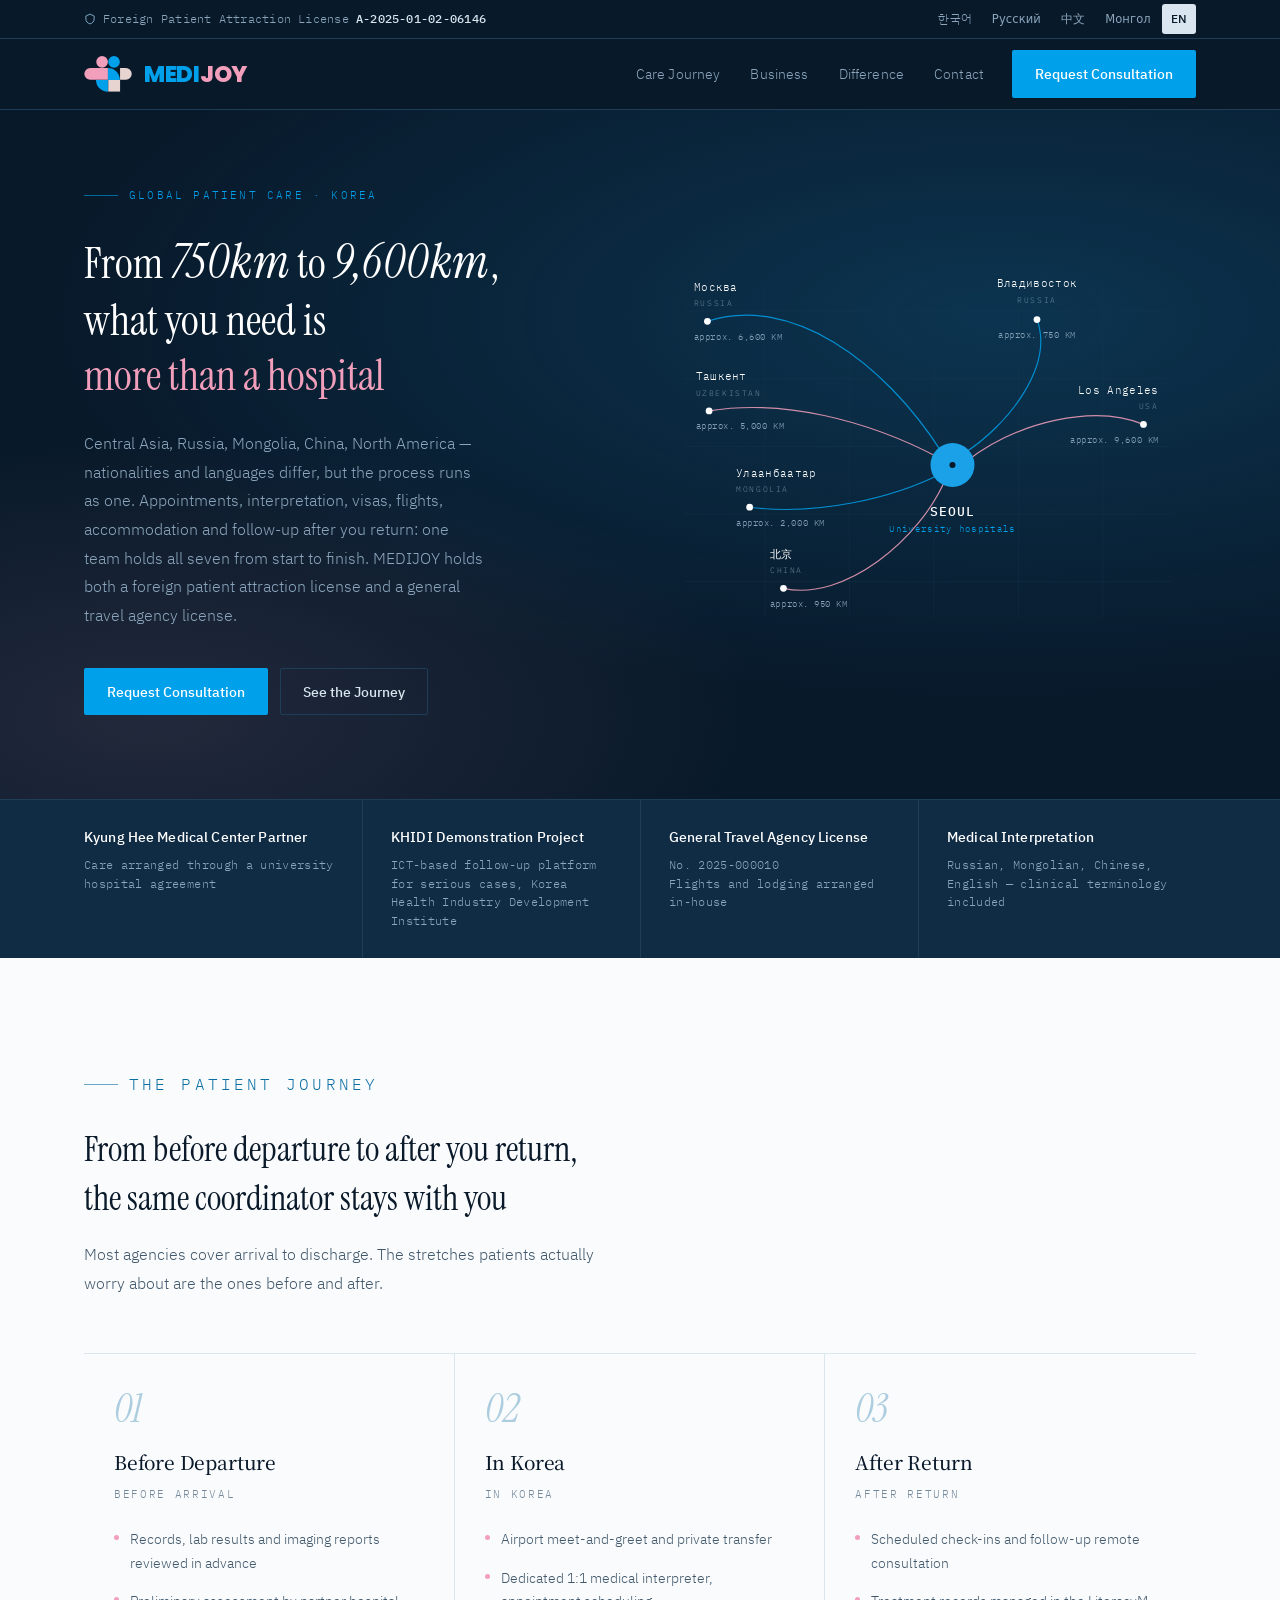
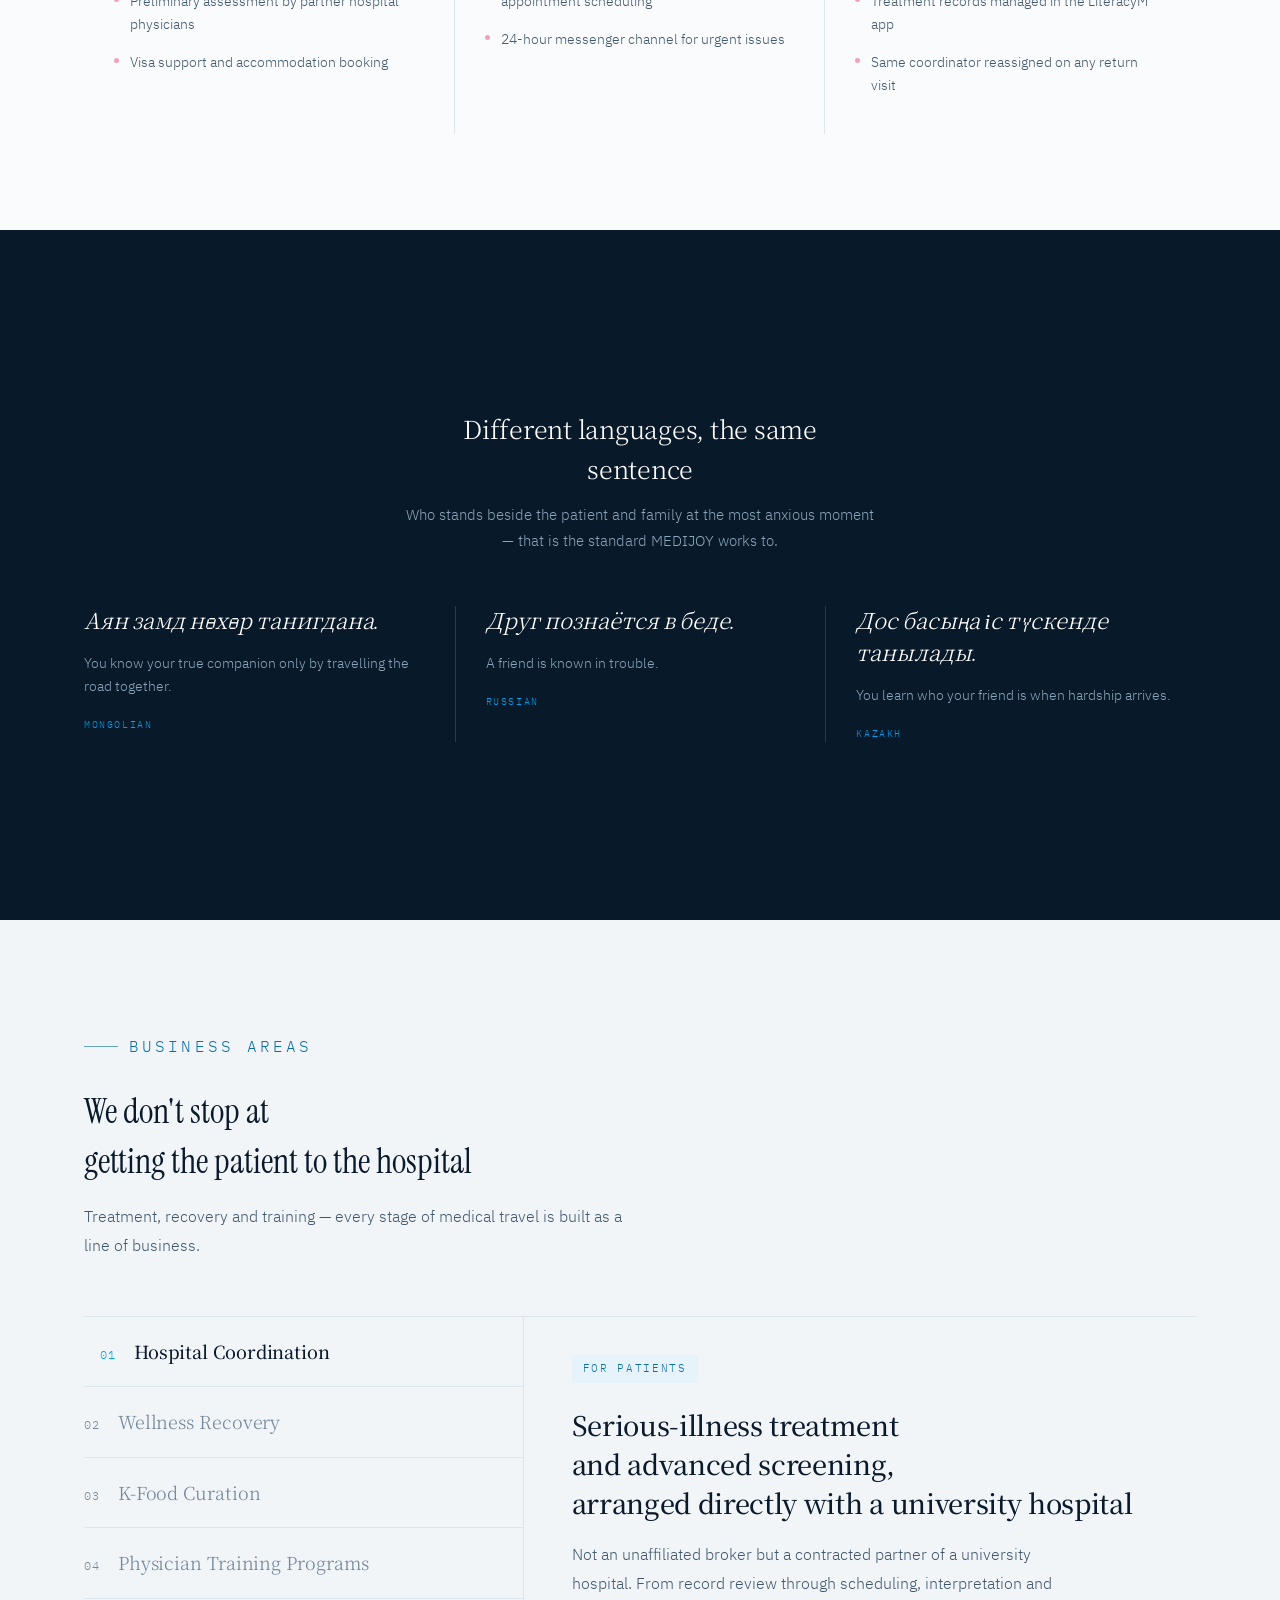
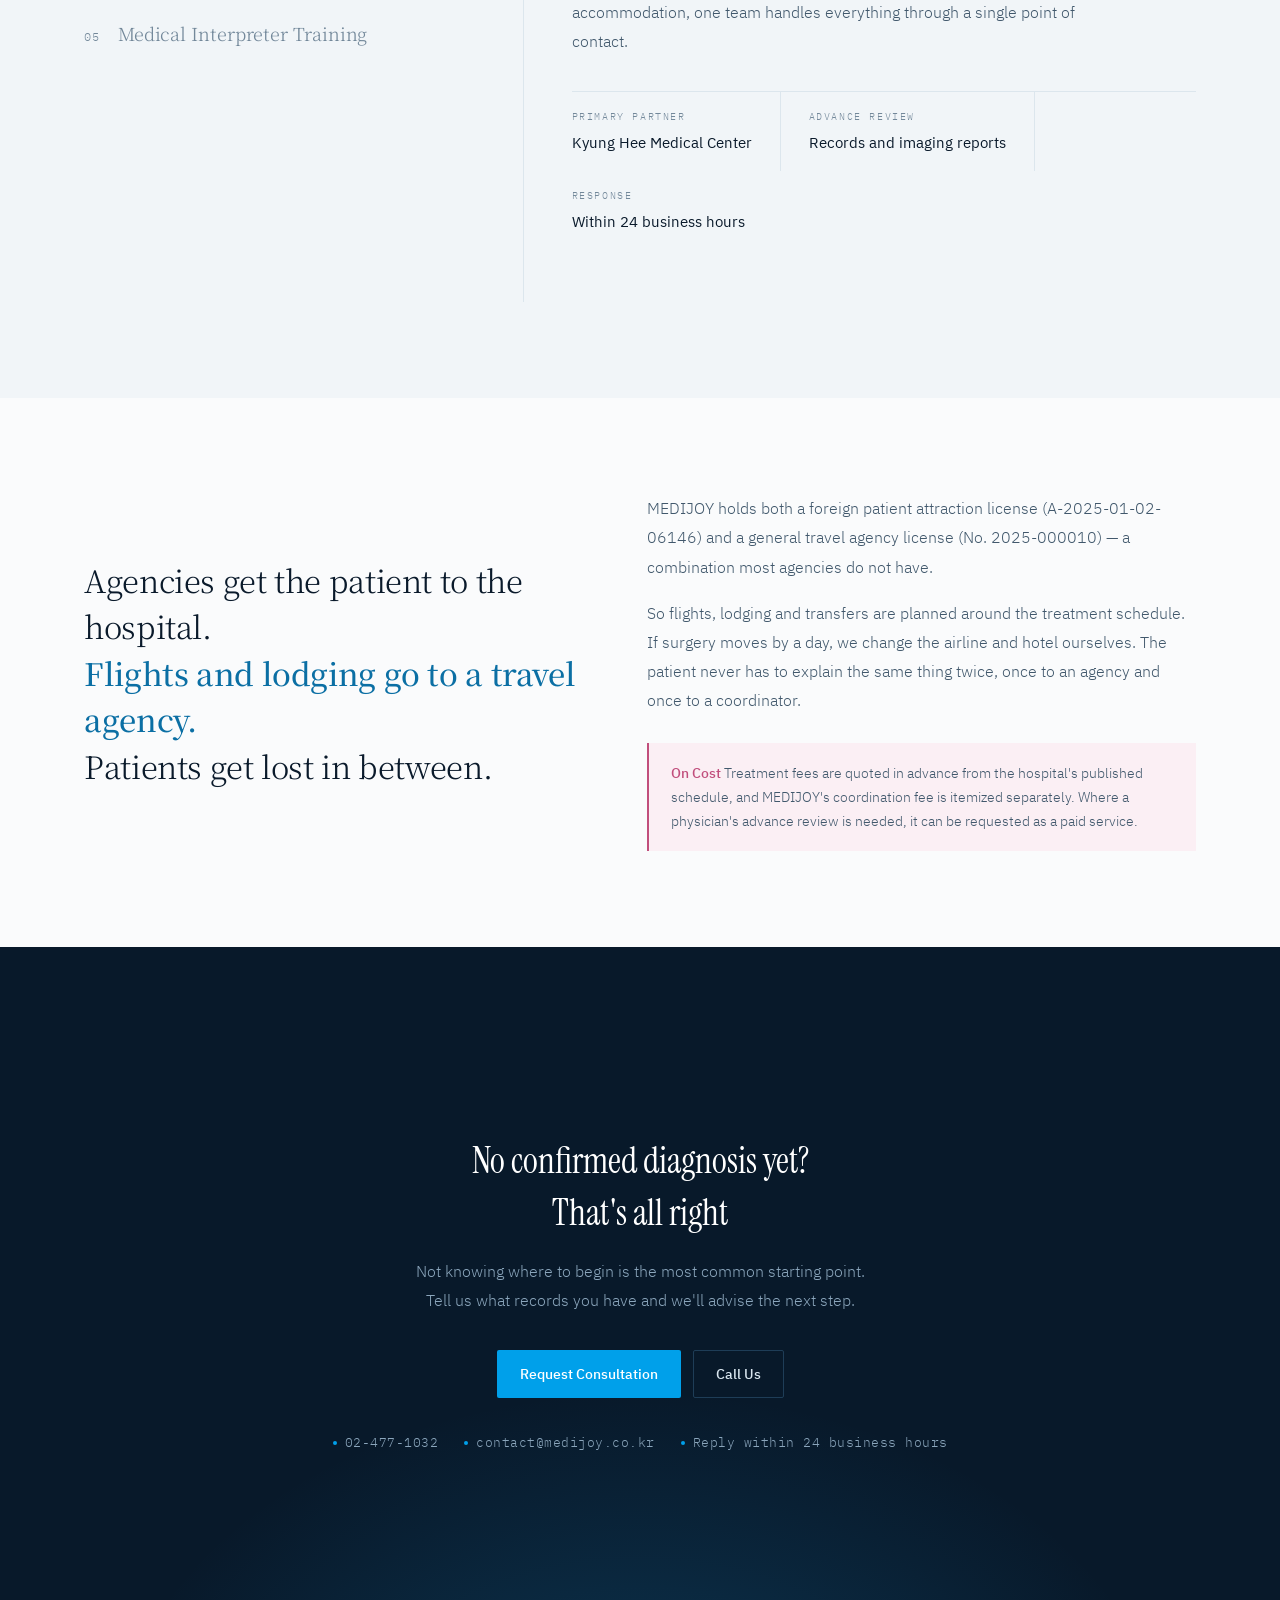
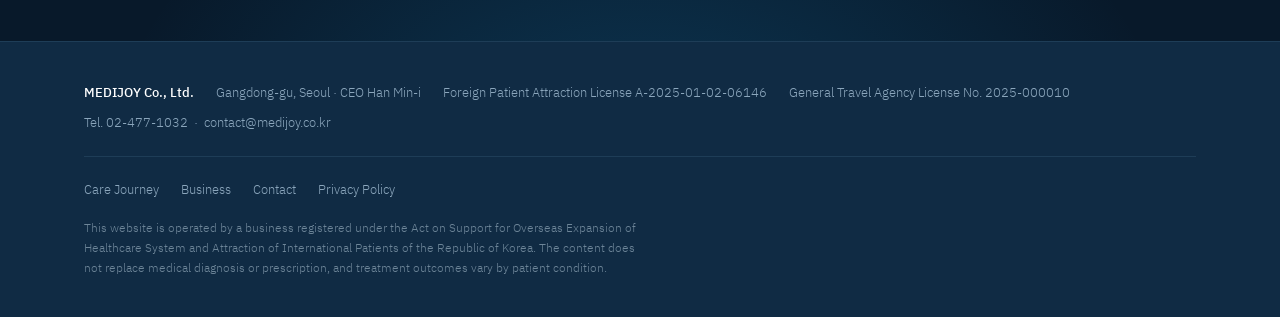
<file: index.html>
<!DOCTYPE html>
<html lang="ko">
<head>
<meta charset="utf-8">
<meta name="viewport" content="width=device-width, initial-scale=1">
<title>메디조이 MEDIJOY | 글로벌 환자 의료 코디네이션</title>
<meta name="description" content="외국인환자 유치업과 종합여행업을 함께 등록한 사업자. 진료 예약부터 통역·비자·항공·숙소·귀국 후 관리까지 한 팀이 담당합니다. Tel 02-477-1032">
<link rel="canonical" href="https://medijoy.co.kr/">
<meta property="og:type" content="website">
<meta property="og:site_name" content="메디조이 MEDIJOY">
<meta property="og:title" content="메디조이 MEDIJOY | 글로벌 환자 의료 코디네이션">
<meta property="og:description" content="750km에서 9,600km, 어디서 오셨든 필요한 건 병원 하나가 아닙니다.">
<meta property="og:url" content="https://medijoy.co.kr/">
<link rel="preconnect" href="https://fonts.googleapis.com">
<link rel="preconnect" href="https://fonts.gstatic.com" crossorigin>
<link rel="stylesheet" href="https://fonts.googleapis.com/css2?family=Poppins:wght@800&family=Noto+Serif+KR:wght@300;500&family=Noto+Sans+SC:wght@300;400;500&family=Noto+Serif+SC:wght@400;500&family=Instrument+Serif:ital@0;1&family=IBM+Plex+Sans+KR:wght@300;400;500;600&family=IBM+Plex+Mono:wght@400;500&display=swap">
<link rel="stylesheet" href="style.css">
</head>
<body>

<div class="util">
  <div class="wrap">
    <div class="util-reg">
      <svg width="12" height="12" viewBox="0 0 16 16" fill="none" aria-hidden="true"><path d="M8 1.5 2.5 4v4c0 3.2 2.3 5.7 5.5 6.5 3.2-.8 5.5-3.3 5.5-6.5V4L8 1.5Z" stroke="#7FA8C4" stroke-width="1.3" stroke-linejoin="round"/></svg>
      <span data-i18n="util.reg"></span> <b>A-2025-01-02-06146</b>
    </div>
    <div class="langs" role="group" aria-label="Language">
      <button type="button" data-lang="ko">한국어</button>
      <button type="button" data-lang="ru">Русский</button>
      <button type="button" data-lang="zh">中文</button>
      <button type="button" data-lang="mn">Монгол</button>
      <button type="button" data-lang="en">EN</button>
    </div>
  </div>
</div>

<header class="site">
  <div class="wrap">
    <a class="brand" href="index.html">
      <svg class="mark" viewBox="0 -2 540 408" aria-hidden="true"><circle cx="203" cy="64" r="66" fill="#F29FBB"/><circle cx="338" cy="65" r="66" fill="#00A0EA"/><path d="M269 133H68.5a66.5 66.5 0 0 0 0 133H269Z" fill="#F29FBB"/><path d="M407 133h65.5a66.5 66.5 0 0 1 0 133H407Z" fill="#E7D4D0"/><path d="M269 134a135 135 0 0 1 135 135H269Z" fill="#00A0EA"/><path d="M269 269v135a135 135 0 0 1-135-135Z" fill="#00A0EA"/><rect x="273" y="270" width="134" height="131" fill="#E7D4D0"/></svg>
      <span class="wordmark">MEDI<em>JOY</em></span>
    </a>
    <button class="navtoggle" type="button" aria-expanded="false" aria-label="Menu">☰</button>
    <nav class="main">
      <a href="#journey" data-i18n="nav.journey"></a>
      <a href="#biz" data-i18n="nav.biz"></a>
      <a href="#diff" data-i18n="nav.diff"></a>
      <a href="contact.html" data-i18n="nav.contact"></a>
    </nav>
    <a class="btn btn-primary" href="contact.html" data-i18n="nav.cta"></a>
  </div>
</header>

<section class="hero" id="top" style="padding:0">
  <div class="wrap">
    <div>
      <p class="eyebrow" data-i18n="hero.eyebrow"></p>
      <h1 data-i18n-html="hero.h1"></h1>
      <p class="hero-lead" data-i18n="hero.lead"></p>
      <div class="hero-cta">
        <a class="btn btn-primary" href="contact.html" data-i18n="hero.cta1"></a>
        <a class="btn btn-ghost" href="#journey" data-i18n="hero.cta2"></a>
      </div>
    </div>

    <svg class="route" viewBox="0 0 640 470" role="img" aria-label="Moscow, Tashkent, Ulaanbaatar, Beijing, Vladivostok, Los Angeles to Seoul">
      <defs>
        <marker id="ah" viewBox="0 0 10 10" refX="8.5" refY="5" markerWidth="5.5" markerHeight="5.5" orient="auto-start-reverse"><path d="M0 1.2 L9 5 L0 8.8 Z" fill="#1BA1E8"/></marker>
        <marker id="ahp" viewBox="0 0 10 10" refX="8.5" refY="5" markerWidth="5.5" markerHeight="5.5" orient="auto-start-reverse"><path d="M0 1.2 L9 5 L0 8.8 Z" fill="#F4A8C4"/></marker>
      </defs>
      <g class="grid-l">
        <path d="M34 70h578M34 150h578M34 230h578M34 310h578M34 390h578"/>
        <path d="M130 38v394M230 38v394M330 38v394M430 38v394M530 38v394"/>
      </g>
      <path class="arc a1" style="--len:420" marker-end="url(#ah)" d="M62 82 C 160 50, 270 128, 340 238"/>
      <path class="arc p a2" style="--len:360" marker-end="url(#ahp)" d="M64 188 C 150 174, 250 198, 337 244"/>
      <path class="arc a3" style="--len:300" marker-end="url(#ah)" d="M112 302 C 190 312, 280 292, 339 262"/>
      <path class="arc p a4" style="--len:320" marker-end="url(#ahp)" d="M152 398 C 224 414, 314 340, 344 268"/>
      <path class="arc a5" style="--len:230" marker-end="url(#ah)" d="M452 80 C 472 134, 420 204, 363 240"/>
      <path class="arc p a6" style="--len:280" marker-end="url(#ahp)" d="M578 204 C 520 180, 430 200, 368 248"/>

      <circle class="pulse" cx="352" cy="252" r="26" fill="#1BA1E8"/>
      <circle cx="352" cy="252" r="9" fill="#1BA1E8"/>
      <circle class="node" cx="352" cy="252" r="3.6"/>
      <text class="seoul" x="352" y="312" text-anchor="middle">SEOUL</text>
      <text class="seoul-sub" x="352" y="331" text-anchor="middle" data-i18n="route.seoul"></text>

      <circle class="origin" cx="62" cy="82" r="4"/>
      <text class="city" x="46" y="46">Москва</text>
      <text class="country" x="46" y="64">RUSSIA</text>
      <text class="dist" x="46" y="104"><tspan data-i18n="route.approx"></tspan> 6,600 KM</text>

      <circle class="origin" cx="64" cy="188" r="4"/>
      <text class="city" x="48" y="152">Ташкент</text>
      <text class="country" x="48" y="170">UZBEKISTAN</text>
      <text class="dist" x="48" y="210"><tspan data-i18n="route.approx"></tspan> 5,000 KM</text>

      <circle class="origin" cx="112" cy="302" r="4"/>
      <text class="city" x="96" y="266">Улаанбаатар</text>
      <text class="country" x="96" y="284">MONGOLIA</text>
      <text class="dist" x="96" y="324"><tspan data-i18n="route.approx"></tspan> 2,000 KM</text>

      <circle class="origin" cx="152" cy="398" r="4"/>
      <text class="city" x="136" y="362">北京</text>
      <text class="country" x="136" y="380">CHINA</text>
      <text class="dist" x="136" y="420"><tspan data-i18n="route.approx"></tspan> 950 KM</text>

      <circle class="origin" cx="452" cy="80" r="4"/>
      <text class="city" x="452" y="42" text-anchor="middle">Владивосток</text>
      <text class="country" x="452" y="60" text-anchor="middle">RUSSIA</text>
      <text class="dist" x="452" y="102" text-anchor="middle"><tspan data-i18n="route.approx"></tspan> 750 KM</text>

      <circle class="origin" cx="578" cy="204" r="4"/>
      <text class="city" x="596" y="168" text-anchor="end">Los Angeles</text>
      <text class="country" x="596" y="186" text-anchor="end">USA</text>
      <text class="dist" x="596" y="226" text-anchor="end"><tspan data-i18n="route.approx"></tspan> 9,600 KM</text>
    </svg>
  </div>
</section>

<div class="creds">
  <dl class="wrap">
    <div class="cred"><dt data-i18n="cred.1.t"></dt><dd data-i18n="cred.1.d"></dd></div>
    <div class="cred"><dt data-i18n="cred.2.t"></dt><dd data-i18n="cred.2.d"></dd></div>
    <div class="cred"><dt data-i18n="cred.3.t"></dt><dd data-i18n-html="cred.3.d"></dd></div>
    <div class="cred"><dt data-i18n="cred.4.t"></dt><dd data-i18n="cred.4.d"></dd></div>
  </dl>
</div>

<section id="journey">
  <div class="wrap">
    <div class="sec-head">
      <p class="eyebrow">The Patient Journey</p>
      <h2 data-i18n-html="journey.title"></h2>
      <p data-i18n="journey.sub"></p>
    </div>
    <div class="journey">
      <div class="stage">
        <span class="stage-n">01</span>
        <h3 data-i18n="j1.t"></h3>
        <span class="when">Before Arrival</span>
        <ul><li data-i18n="j1.a"></li><li data-i18n="j1.b"></li><li data-i18n="j1.c"></li></ul>
      </div>
      <div class="stage">
        <span class="stage-n">02</span>
        <h3 data-i18n="j2.t"></h3>
        <span class="when">In Korea</span>
        <ul><li data-i18n="j2.a"></li><li data-i18n="j2.b"></li><li data-i18n="j2.c"></li></ul>
      </div>
      <div class="stage">
        <span class="stage-n">03</span>
        <h3 data-i18n="j3.t"></h3>
        <span class="when">After Return</span>
        <ul><li data-i18n="j3.a"></li><li data-i18n="j3.b"></li><li data-i18n="j3.c"></li></ul>
      </div>
    </div>
  </div>
</section>

<section class="proverb">
  <div class="wrap">
    <p class="lead" data-i18n="prov.lead"></p>
    <p class="sub" data-i18n="prov.sub"></p>
    <div class="sayings">
      <div class="saying">
        <p class="orig">Аян замд нөхөр танигдана.</p>
        <p class="ko" data-i18n="prov.1"></p>
        <p class="src">Mongolian</p>
      </div>
      <div class="saying">
        <p class="orig">Друг познаётся в беде.</p>
        <p class="ko" data-i18n="prov.2"></p>
        <p class="src">Russian</p>
      </div>
      <div class="saying">
        <p class="orig">Дос басыңа іс түскенде танылады.</p>
        <p class="ko" data-i18n="prov.3"></p>
        <p class="src">Kazakh</p>
      </div>
    </div>
  </div>
</section>

<section class="alt" id="biz">
  <div class="wrap">
    <div class="sec-head">
      <p class="eyebrow">Business Areas</p>
      <h2 data-i18n-html="biz.title"></h2>
      <p data-i18n="biz.sub"></p>
    </div>
    <div class="biz">
      <div class="biz-list" role="tablist" aria-label="Business areas">
        <button class="biz-item" role="tab" id="tab-1" aria-controls="p-1" aria-selected="true"><span class="n">01</span><span class="t" data-i18n="biz.1.t"></span></button>
        <button class="biz-item" role="tab" id="tab-2" aria-controls="p-2" aria-selected="false"><span class="n">02</span><span class="t" data-i18n="biz.2.t"></span></button>
        <button class="biz-item" role="tab" id="tab-3" aria-controls="p-3" aria-selected="false"><span class="n">03</span><span class="t" data-i18n="biz.3.t"></span></button>
        <button class="biz-item" role="tab" id="tab-4" aria-controls="p-4" aria-selected="false"><span class="n">04</span><span class="t" data-i18n="biz.4.t"></span></button>
        <button class="biz-item" role="tab" id="tab-5" aria-controls="p-5" aria-selected="false"><span class="n">05</span><span class="t" data-i18n="biz.5.t"></span></button>
      </div>

      <div class="biz-panel" role="tabpanel" id="p-1" aria-labelledby="tab-1">
        <span class="biz-tag" data-i18n="tag.patient"></span>
        <h3 data-i18n-html="p1.h"></h3>
        <p class="desc" data-i18n="p1.d"></p>
        <dl class="biz-facts">
          <div><dt data-i18n="p1.f1t"></dt><dd data-i18n="p1.f1d"></dd></div>
          <div><dt data-i18n="p1.f2t"></dt><dd data-i18n="p1.f2d"></dd></div>
          <div><dt data-i18n="p1.f3t"></dt><dd data-i18n="p1.f3d"></dd></div>
        </dl>
      </div>

      <div class="biz-panel" role="tabpanel" id="p-2" aria-labelledby="tab-2" hidden>
        <span class="biz-tag" data-i18n="tag.patient"></span>
        <h3 data-i18n-html="p2.h"></h3>
        <p class="desc" data-i18n="p2.d"></p>
        <dl class="biz-facts">
          <div><dt data-i18n="p2.f1t"></dt><dd>제2025-000010호</dd></div>
          <div><dt data-i18n="p2.f2t"></dt><dd data-i18n="p2.f2d"></dd></div>
        </dl>
      </div>

      <div class="biz-panel" role="tabpanel" id="p-3" aria-labelledby="tab-3" hidden>
        <span class="biz-tag" data-i18n="tag.patient"></span>
        <h3 data-i18n-html="p3.h"></h3>
        <p class="desc" data-i18n="p3.d"></p>
        <dl class="biz-facts">
          <div><dt data-i18n="p3.f1t"></dt><dd data-i18n="p3.f1d"></dd></div>
          <div><dt data-i18n="p3.f2t"></dt><dd data-i18n="p3.f2d"></dd></div>
        </dl>
      </div>

      <div class="biz-panel" role="tabpanel" id="p-4" aria-labelledby="tab-4" hidden>
        <span class="biz-tag" data-i18n="tag.partner"></span>
        <h3 data-i18n-html="p4.h"></h3>
        <p class="desc" data-i18n="p4.d"></p>
        <dl class="biz-facts">
          <div><dt data-i18n="p4.f1t"></dt><dd data-i18n="p4.f1d"></dd></div>
          <div><dt data-i18n="p4.f2t"></dt><dd data-i18n="p4.f2d"></dd></div>
        </dl>
      </div>

      <div class="biz-panel" role="tabpanel" id="p-5" aria-labelledby="tab-5" hidden>
        <span class="biz-tag" data-i18n="tag.partner"></span>
        <h3 data-i18n-html="p5.h"></h3>
        <p class="desc" data-i18n="p5.d"></p>
        <dl class="biz-facts">
          <div><dt data-i18n="p5.f1t"></dt><dd data-i18n="p5.f1d"></dd></div>
          <div><dt data-i18n="p5.f2t"></dt><dd data-i18n="p5.f2d"></dd></div>
        </dl>
      </div>
    </div>
  </div>
</section>

<section class="diff" id="diff">
  <div class="wrap">
    <p class="diff-quote" data-i18n-html="diff.quote"></p>
    <div class="diff-body">
      <p data-i18n="diff.p1"></p>
      <p data-i18n="diff.p2"></p>
      <div class="diff-note"><b data-i18n="diff.note.t"></b> <span data-i18n="diff.note.d"></span></div>
    </div>
  </div>
</section>

<section class="closing" id="contact">
  <div class="wrap">
    <h2 data-i18n-html="close.title"></h2>
    <p data-i18n-html="close.sub"></p>
    <div class="row">
      <a class="btn btn-primary" href="contact.html" data-i18n="close.cta1"></a>
      <a class="btn btn-ghost" href="tel:+82-2-477-1032" data-i18n="close.cta2"></a>
    </div>
    <div class="direct">
      <span><i></i>02-477-1032</span>
      <span><i></i>contact@medijoy.co.kr</span>
      <span><i></i><span data-i18n="close.sla"></span></span>
    </div>
  </div>
</section>

<footer>
  <div class="wrap">
    <div class="legal">
      <span class="co" data-i18n="ft.co"></span>
      <span data-i18n="ft.addr"></span>
      <span data-i18n="ft.reg"></span>
      <span data-i18n="ft.tour"></span>
      <span>Tel. 02-477-1032 &nbsp;·&nbsp; contact@medijoy.co.kr</span>
    </div>
    <div class="footlinks">
      <a href="#journey" data-i18n="nav.journey"></a>
      <a href="#biz" data-i18n="nav.biz"></a>
      <a href="contact.html" data-i18n="nav.contact"></a>
      <a href="privacy.html" data-i18n="ft.privacy"></a>
    </div>
    <p class="disclaimer" data-i18n="ft.disclaimer"></p>
  </div>
</footer>

<script src="app.js"></script>
<script>
(function(){
  var tabs = [].slice.call(document.querySelectorAll('.biz-item'));
  function select(i){
    tabs.forEach(function(t,j){
      var on = i===j;
      t.setAttribute('aria-selected', String(on));
      document.getElementById(t.getAttribute('aria-controls')).hidden = !on;
    });
  }
  tabs.forEach(function(t,i){
    t.addEventListener('click', function(){ select(i); });
    t.addEventListener('keydown', function(e){
      var d = (e.key==='ArrowDown'||e.key==='ArrowRight') ? 1 : ((e.key==='ArrowUp'||e.key==='ArrowLeft') ? -1 : 0);
      if(!d) return;
      e.preventDefault();
      var n = (i+d+tabs.length)%tabs.length;
      tabs[n].focus(); select(n);
    });
  });
  var tgl = document.querySelector('.navtoggle'), nav = document.querySelector('nav.main');
  if(tgl && nav){
    tgl.addEventListener('click', function(){
      var open = tgl.getAttribute('aria-expanded')==='true';
      tgl.setAttribute('aria-expanded', String(!open));
      nav.style.display = open ? '' : 'flex';
      nav.style.flexDirection = 'column';
      nav.style.position = 'absolute';
      nav.style.top = '70px'; nav.style.left = '0'; nav.style.right = '0';
      nav.style.background = '#08192A';
      nav.style.padding = '18px 24px';
      nav.style.borderBottom = '1px solid #1E3D57';
      nav.style.gap = '14px';
    });
  }
})();
</script>
</body>
</html>
</file>
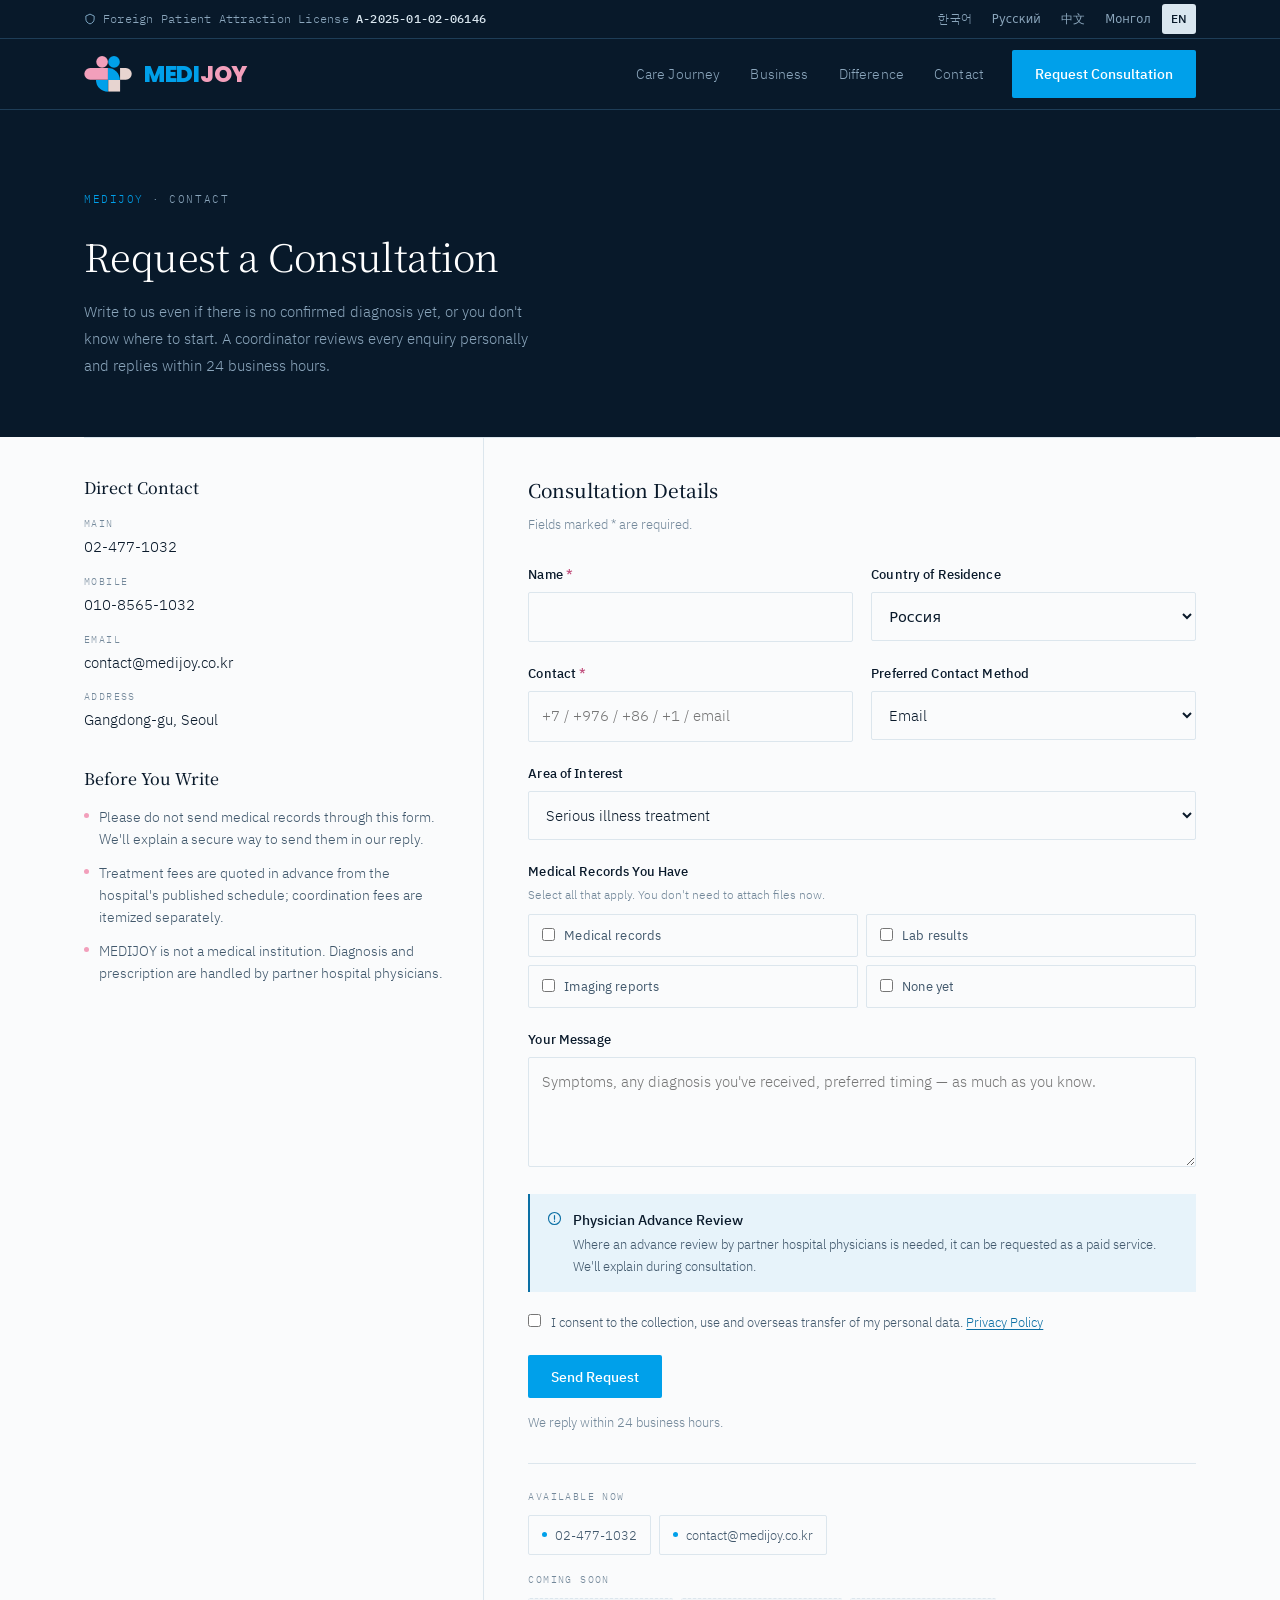
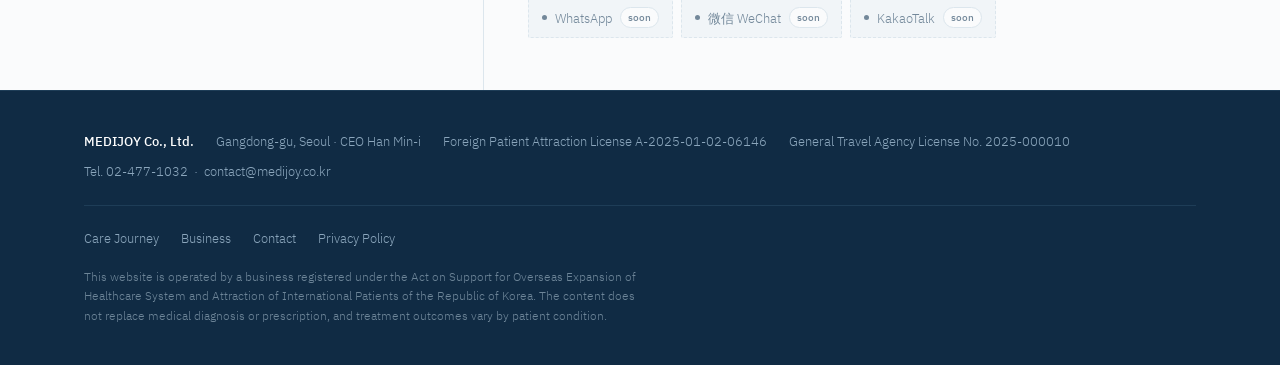
<file: contact.html>
<!DOCTYPE html>
<html lang="ko">
<head>
<meta charset="utf-8">
<meta name="viewport" content="width=device-width, initial-scale=1">
<title>상담 신청 | 메디조이 MEDIJOY</title>
<meta name="description" content="메디조이 상담 신청. 담당 코디네이터가 직접 확인 후 영업일 기준 24시간 이내 회신드립니다. Tel 02-477-1032 · contact@medijoy.co.kr">
<link rel="canonical" href="https://medijoy.co.kr/contact.html">
<meta property="og:type" content="website">
<meta property="og:site_name" content="메디조이 MEDIJOY">
<meta property="og:title" content="상담 신청 | 메디조이 MEDIJOY">
<meta property="og:description" content="진단명이 확정되지 않았거나 어디서부터 시작해야 할지 모르는 경우에도 편하게 문의해 주세요.">
<meta property="og:url" content="https://medijoy.co.kr/contact.html">
<link rel="preconnect" href="https://fonts.googleapis.com">
<link rel="preconnect" href="https://fonts.gstatic.com" crossorigin>
<link rel="stylesheet" href="https://fonts.googleapis.com/css2?family=Poppins:wght@800&family=Noto+Serif+KR:wght@300;500&family=Noto+Sans+SC:wght@300;400;500&family=Noto+Serif+SC:wght@400;500&family=Instrument+Serif:ital@0;1&family=IBM+Plex+Sans+KR:wght@300;400;500;600&family=IBM+Plex+Mono:wght@400;500&display=swap">
<link rel="stylesheet" href="style.css">
</head>
<body>

<div class="util">
  <div class="wrap">
    <div class="util-reg">
      <svg width="12" height="12" viewBox="0 0 16 16" fill="none" aria-hidden="true"><path d="M8 1.5 2.5 4v4c0 3.2 2.3 5.7 5.5 6.5 3.2-.8 5.5-3.3 5.5-6.5V4L8 1.5Z" stroke="#7FA8C4" stroke-width="1.3" stroke-linejoin="round"/></svg>
      <span data-i18n="util.reg"></span> <b>A-2025-01-02-06146</b>
    </div>
    <div class="langs" role="group" aria-label="Language">
      <button type="button" data-lang="ko">한국어</button>
      <button type="button" data-lang="ru">Русский</button>
      <button type="button" data-lang="zh">中文</button>
      <button type="button" data-lang="mn">Монгол</button>
      <button type="button" data-lang="en">EN</button>
    </div>
  </div>
</div>

<header class="site">
  <div class="wrap">
    <a class="brand" href="index.html">
      <svg class="mark" viewBox="0 -2 540 408" aria-hidden="true"><circle cx="203" cy="64" r="66" fill="#F29FBB"/><circle cx="338" cy="65" r="66" fill="#00A0EA"/><path d="M269 133H68.5a66.5 66.5 0 0 0 0 133H269Z" fill="#F29FBB"/><path d="M407 133h65.5a66.5 66.5 0 0 1 0 133H407Z" fill="#E7D4D0"/><path d="M269 134a135 135 0 0 1 135 135H269Z" fill="#00A0EA"/><path d="M269 269v135a135 135 0 0 1-135-135Z" fill="#00A0EA"/><rect x="273" y="270" width="134" height="131" fill="#E7D4D0"/></svg>
      <span class="wordmark">MEDI<em>JOY</em></span>
    </a>
    <button class="navtoggle" type="button" aria-expanded="false" aria-label="Menu">☰</button>
    <nav class="main">
      <a href="index.html#journey" data-i18n="nav.journey"></a>
      <a href="index.html#biz" data-i18n="nav.biz"></a>
      <a href="index.html#diff" data-i18n="nav.diff"></a>
      <a href="contact.html" aria-current="page" data-i18n="nav.contact"></a>
    </nav>
    <a class="btn btn-primary" href="#consult" data-i18n="nav.cta"></a>
  </div>
</header>

<main>
  <div class="pagehead">
    <div class="wrap">
      <p class="crumb"><a href="index.html">MEDIJOY</a> · <span data-i18n="ct.crumb"></span></p>
      <h1 data-i18n="ct.title"></h1>
      <p data-i18n="ct.sub"></p>
    </div>
  </div>

  <section style="padding-block:0">
    <div class="wrap">
      <div class="formgrid">
        <aside class="formside">
          <div>
            <h3 data-i18n="ct.info.t"></h3>
            <dl>
              <div><dt data-i18n="ct.i.tel"></dt><dd>02-477-1032</dd></div>
              <div><dt data-i18n="ct.i.mob"></dt><dd>010-8565-1032</dd></div>
              <div><dt data-i18n="ct.i.mail"></dt><dd>contact@medijoy.co.kr</dd></div>
              <div><dt data-i18n="ct.i.addr"></dt><dd data-i18n="ct.i.addrv"></dd></div>
            </dl>
          </div>
          <div>
            <h3 data-i18n="ct.note.t"></h3>
            <ul>
              <li data-i18n="ct.note.1"></li>
              <li data-i18n="ct.note.2"></li>
              <li data-i18n="ct.note.3"></li>
            </ul>
          </div>
        </aside>

        <div class="formmain" id="consult">
          <h2 style="font-family:var(--serif);font-weight:500;font-size:19px;margin-bottom:6px" data-i18n="form.title"></h2>
          <p style="font-size:13px;color:var(--ink-3);margin-bottom:28px" data-i18n="form.sub"></p>

          <form id="consultForm" novalidate>
            <div class="row2">
              <div class="field">
                <label for="f-name"><span data-i18n="form.name"></span> <span class="req">*</span></label>
                <input id="f-name" name="name" required autocomplete="name">
              </div>
              <div class="field">
                <label for="f-country"><span data-i18n="form.country"></span></label>
                <select id="f-country" name="country">
                  <option value="RU">Россия</option>
                  <option value="KZ">Қазақстан</option>
                  <option value="UZ">Oʻzbekiston</option>
                  <option value="MN">Монгол</option>
                  <option value="CN">中国</option>
                  <option value="US">United States</option>
                  <option value="OTHER" data-i18n="form.other"></option>
                </select>
              </div>
            </div>

            <div class="row2">
              <div class="field">
                <label for="f-contact"><span data-i18n="form.contact"></span> <span class="req">*</span></label>
                <input id="f-contact" name="contact" required placeholder="+7 / +976 / +86 / +1 / email">
              </div>
              <div class="field">
                <label for="f-channel"><span data-i18n="form.channel"></span></label>
                <select id="f-channel" name="channel">
                  <option value="email" data-i18n="form.ch.email"></option>
                  <option value="phone" data-i18n="form.ch.phone"></option>
                  <option value="whatsapp">WhatsApp</option>
                  <option value="wechat">WeChat</option>
                  <option value="kakao">KakaoTalk</option>
                </select>
              </div>
            </div>

            <div class="field">
              <label for="f-area"><span data-i18n="form.area"></span></label>
              <select id="f-area" name="area">
                <option value="critical" data-i18n="form.area.critical"></option>
                <option value="checkup" data-i18n="form.area.checkup"></option>
                <option value="wellness" data-i18n="form.area.wellness"></option>
                <option value="undecided" data-i18n="form.area.undecided"></option>
              </select>
            </div>

            <div class="field">
              <label><span data-i18n="form.docs"></span></label>
              <p class="fieldhint" data-i18n="form.docs.hint"></p>
              <div class="checkgroup">
                <label for="d-record"><input type="checkbox" id="d-record" name="docs" value="record"><span data-i18n="form.docs.1"></span></label>
                <label for="d-lab"><input type="checkbox" id="d-lab" name="docs" value="lab"><span data-i18n="form.docs.2"></span></label>
                <label for="d-imaging"><input type="checkbox" id="d-imaging" name="docs" value="imaging"><span data-i18n="form.docs.3"></span></label>
                <label for="d-none"><input type="checkbox" id="d-none" name="docs" value="none"><span data-i18n="form.docs.4"></span></label>
              </div>
            </div>

            <div class="field">
              <label for="f-note"><span data-i18n="form.note"></span></label>
              <textarea id="f-note" name="note" data-i18n-attr="placeholder|form.note.ph"></textarea>
            </div>

            <div class="paidnote">
              <svg width="15" height="15" viewBox="0 0 20 20" fill="none" aria-hidden="true"><circle cx="10" cy="10" r="8" stroke="currentColor" stroke-width="1.5"/><path d="M10 6v5M10 13.6v.4" stroke="currentColor" stroke-width="1.6" stroke-linecap="round"/></svg>
              <div><b data-i18n="form.paid.t"></b><span data-i18n="form.paid.d"></span></div>
            </div>

            <label class="consent" for="f-consent">
              <input type="checkbox" id="f-consent" name="consent" required>
              <span data-i18n-html="form.consent"></span>
            </label>

            <button type="submit" class="btn btn-primary" data-i18n="form.submit"></button>
            <p class="formnote" data-i18n="form.sla"></p>

            <div class="channels">
              <p class="chanlabel" data-i18n="chan.now"></p>
              <div class="chanrow">
                <a class="chan" href="tel:+82-2-477-1032"><span class="dot"></span>02-477-1032</a>
                <a class="chan" href="mailto:contact@medijoy.co.kr"><span class="dot"></span>contact@medijoy.co.kr</a>
              </div>
              <p class="chanlabel" data-i18n="chan.soon"></p>
              <div class="chanrow">
                <span class="chan soon"><span class="dot"></span>WhatsApp <em class="soonbadge" data-i18n="chan.badge"></em></span>
                <span class="chan soon"><span class="dot"></span>微信 WeChat <em class="soonbadge" data-i18n="chan.badge"></em></span>
                <span class="chan soon"><span class="dot"></span>KakaoTalk <em class="soonbadge" data-i18n="chan.badge"></em></span>
              </div>
            </div>
          </form>
        </div>
      </div>
    </div>
  </section>
</main>

<footer>
  <div class="wrap">
    <div class="legal">
      <span class="co" data-i18n="ft.co"></span>
      <span data-i18n="ft.addr"></span>
      <span data-i18n="ft.reg"></span>
      <span data-i18n="ft.tour"></span>
      <span>Tel. 02-477-1032 &nbsp;·&nbsp; contact@medijoy.co.kr</span>
    </div>
    <div class="footlinks">
      <a href="index.html#journey" data-i18n="nav.journey"></a>
      <a href="index.html#biz" data-i18n="nav.biz"></a>
      <a href="contact.html" data-i18n="nav.contact"></a>
      <a href="privacy.html" data-i18n="ft.privacy"></a>
    </div>
    <p class="disclaimer" data-i18n="ft.disclaimer"></p>
  </div>
</footer>

<script src="app.js"></script>
<script>
(function(){
  var f = document.getElementById("consultForm");
  var msg = {
    bad:{ko:"성함, 연락처, 동의 항목을 확인해 주세요.",
         ru:"Проверьте имя, контакт и согласие на обработку данных.",
         zh:"请确认姓名、联系方式与同意项。",
         mn:"Нэр, холбоо барих мэдээлэл, зөвшөөрлөө шалгана уу.",
         en:"Please check your name, contact and consent."},
    pending:{ko:"현재 폼 전송이 준비 중입니다. contact@medijoy.co.kr 로 연락 주시면 바로 확인하겠습니다.",
             ru:"Отправка формы пока настраивается. Напишите на contact@medijoy.co.kr — ответим сразу.",
             zh:"表单发送功能正在准备中。请发送邮件至 contact@medijoy.co.kr，我们会立即处理。",
             mn:"Маягт илгээх холболт бэлтгэгдэж байна. contact@medijoy.co.kr рүү хандвал шууд хариулна.",
             en:"The form backend is being set up. Please email contact@medijoy.co.kr and we'll respond right away."}
  };
  f.addEventListener("submit", function(e){
    e.preventDefault();
    var lang = document.documentElement.lang, note = f.querySelector(".formnote");
    var ok = f.name.value.trim() && f.contact.value.trim() && f.consent.checked;
    var set = ok ? msg.pending : msg.bad;
    note.textContent = set[lang] || set.ko;
    note.style.color = ok ? "var(--blue)" : "var(--pink)";
  });

  var tgl = document.querySelector('.navtoggle'), nav = document.querySelector('nav.main');
  if(tgl && nav){
    tgl.addEventListener('click', function(){
      var open = tgl.getAttribute('aria-expanded')==='true';
      tgl.setAttribute('aria-expanded', String(!open));
      nav.style.cssText = open ? '' :
        'display:flex;flex-direction:column;position:absolute;top:70px;left:0;right:0;background:#08192A;padding:18px 24px;border-bottom:1px solid #1E3D57;gap:14px';
    });
  }
})();
</script>
</body>
</html>
</file>
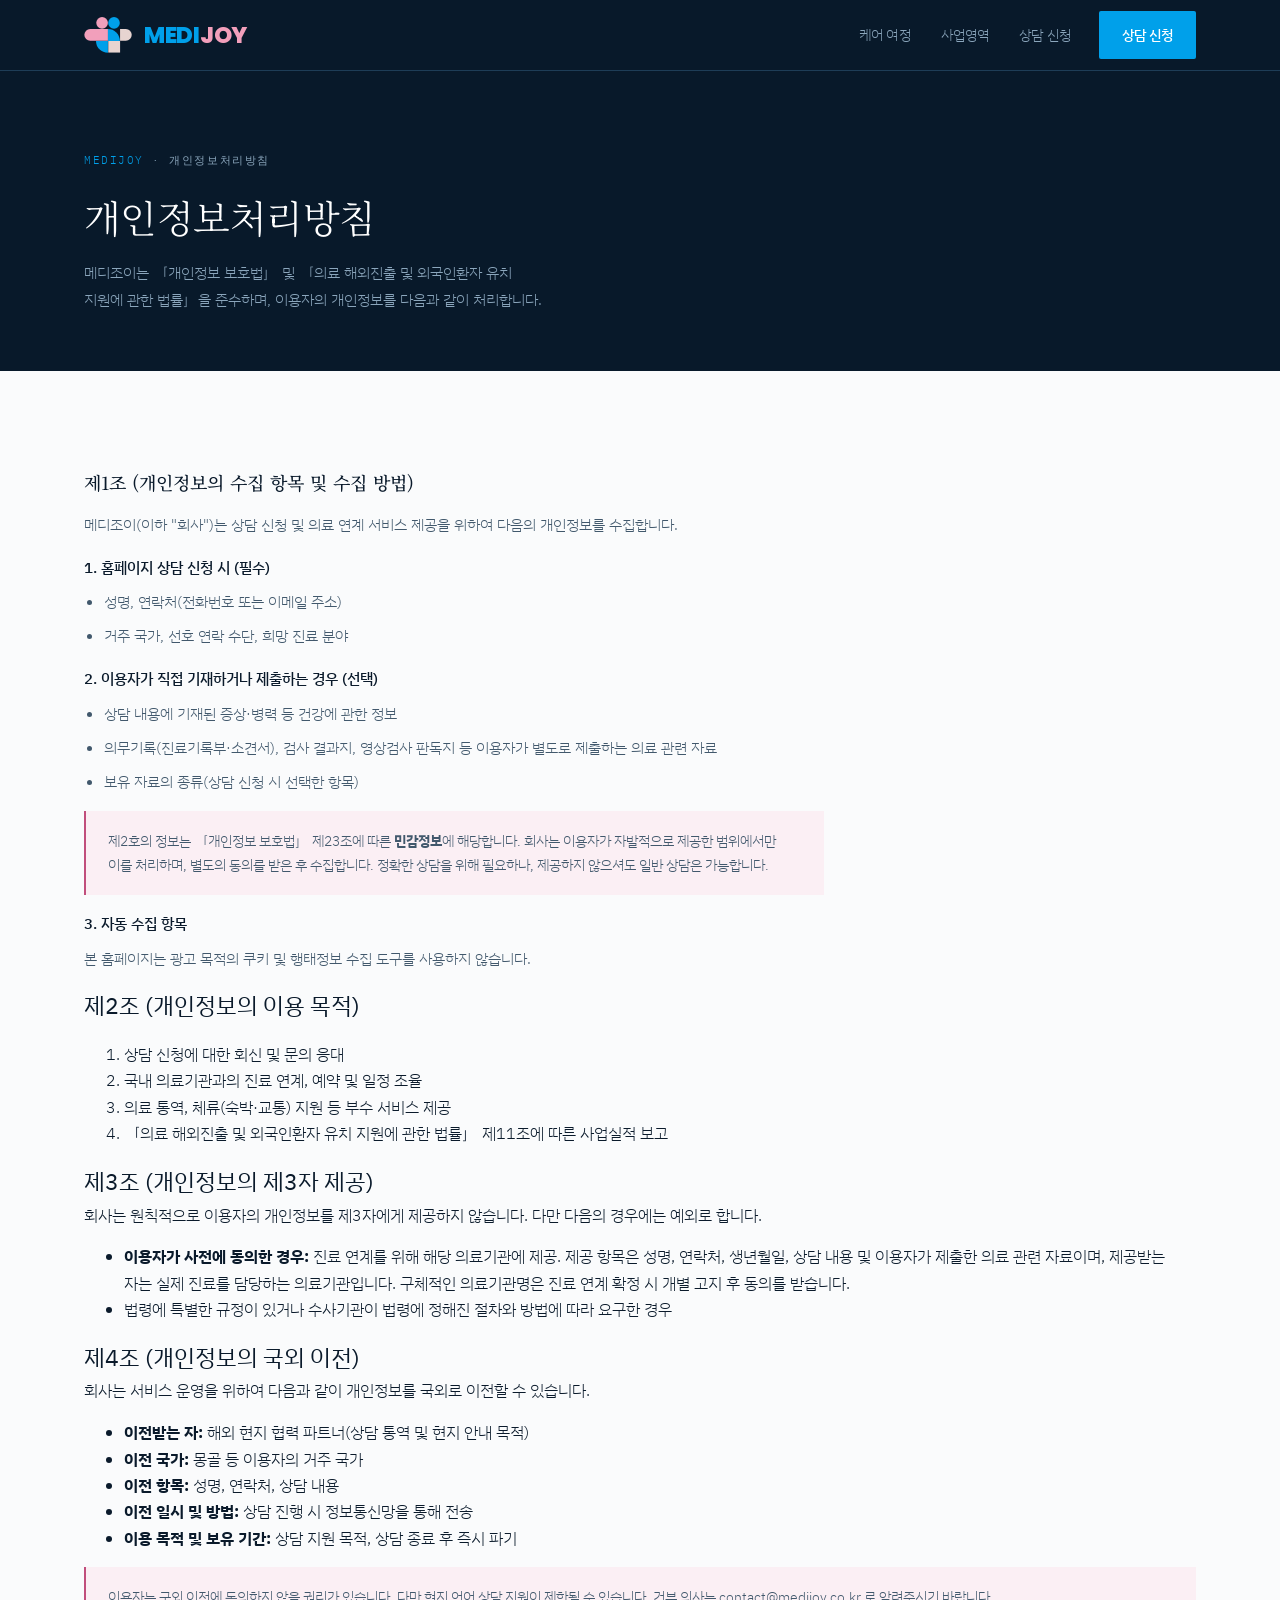
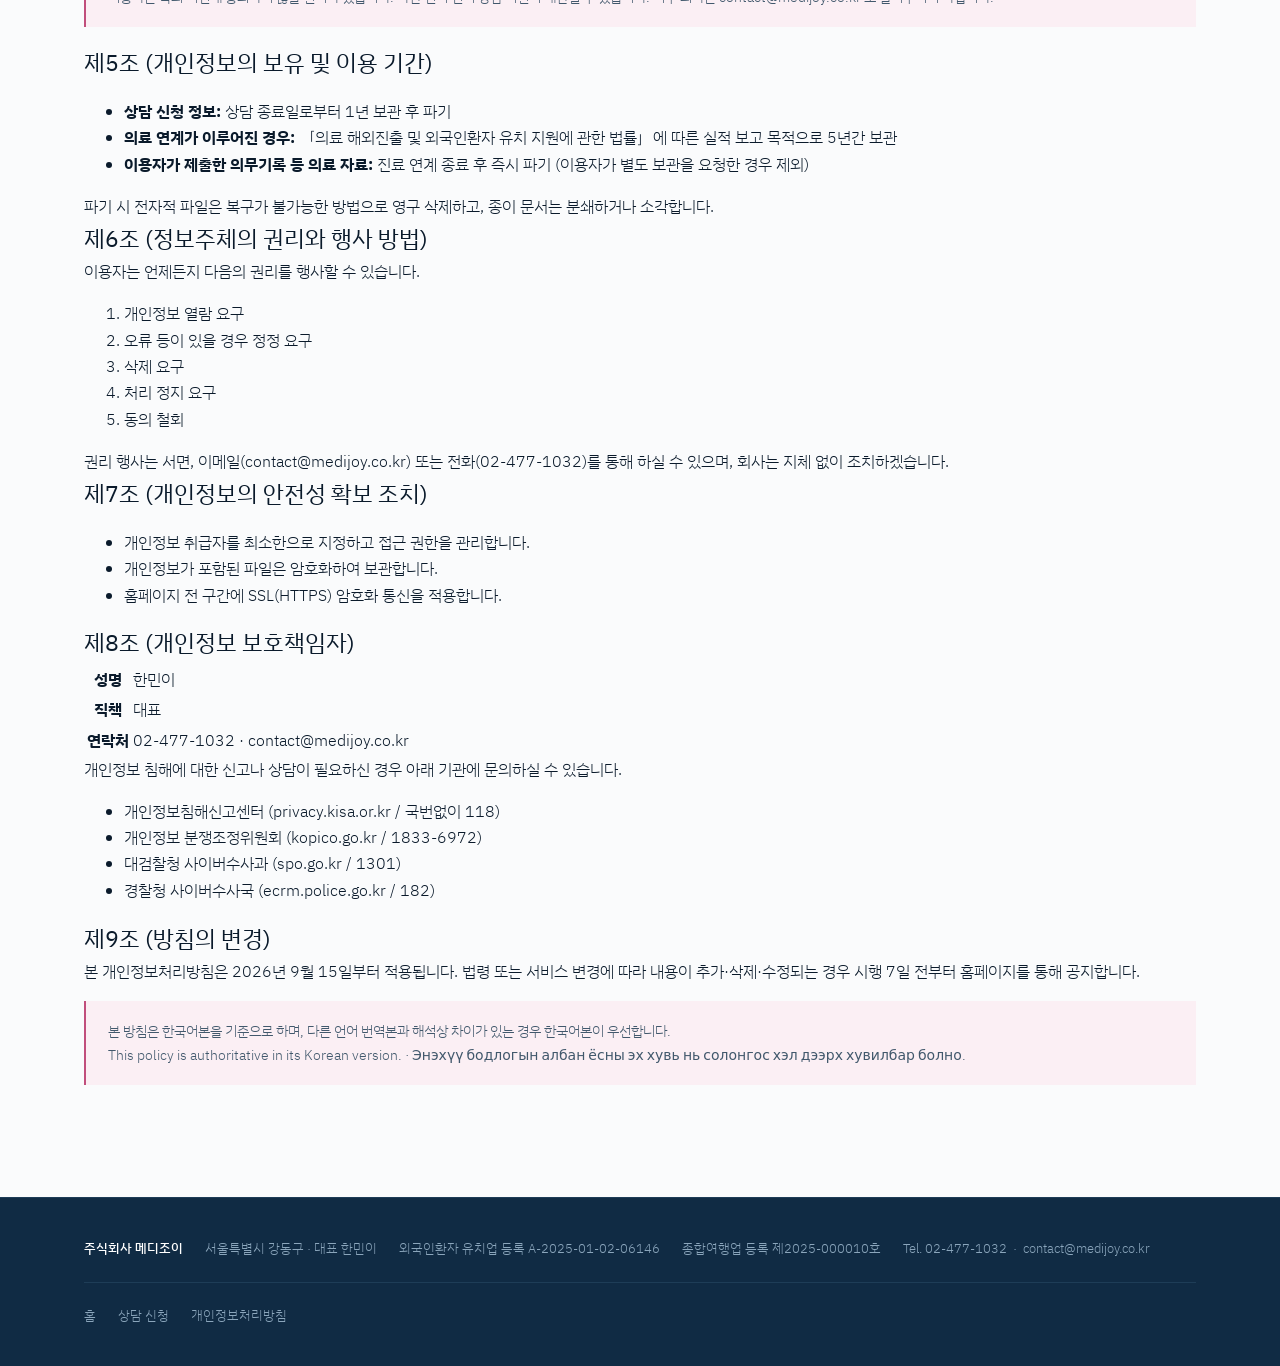
<file: privacy.html>
<!DOCTYPE html>
<html lang="ko">
<head>
<meta charset="utf-8">
<meta name="viewport" content="width=device-width, initial-scale=1">
<title>개인정보처리방침 | 메디조이 MEDIJOY</title>
<meta name="description" content="메디조이 개인정보처리방침. 민감정보 처리, 국외 이전, 보유 기간에 관한 안내.">
<meta name="robots" content="noindex, follow">
<link rel="canonical" href="https://medijoy.co.kr/privacy.html">
<link rel="preconnect" href="https://fonts.googleapis.com">
<link rel="preconnect" href="https://fonts.gstatic.com" crossorigin>
<link rel="stylesheet" href="https://fonts.googleapis.com/css2?family=Poppins:wght@800&family=Noto+Serif+KR:wght@300;500&family=IBM+Plex+Sans+KR:wght@300;400;500;600&family=IBM+Plex+Mono:wght@400;500&display=swap">
<link rel="stylesheet" href="style.css">
</head>
<body>

<header class="site">
  <div class="wrap">
    <a class="brand" href="index.html">
      <svg class="mark" viewBox="0 -2 540 408" aria-hidden="true"><circle cx="203" cy="64" r="66" fill="#F29FBB"/><circle cx="338" cy="65" r="66" fill="#00A0EA"/><path d="M269 133H68.5a66.5 66.5 0 0 0 0 133H269Z" fill="#F29FBB"/><path d="M407 133h65.5a66.5 66.5 0 0 1 0 133H407Z" fill="#E7D4D0"/><path d="M269 134a135 135 0 0 1 135 135H269Z" fill="#00A0EA"/><path d="M269 269v135a135 135 0 0 1-135-135Z" fill="#00A0EA"/><rect x="273" y="270" width="134" height="131" fill="#E7D4D0"/></svg>
      <span class="wordmark">MEDI<em>JOY</em></span>
    </a>
    <nav class="main">
      <a href="index.html#journey">케어 여정</a>
      <a href="index.html#biz">사업영역</a>
      <a href="contact.html">상담 신청</a>
    </nav>
    <a class="btn btn-primary" href="contact.html">상담 신청</a>
  </div>
</header>

<main>
  <div class="pagehead">
    <div class="wrap">
      <p class="crumb"><a href="index.html">MEDIJOY</a> · 개인정보처리방침</p>
      <h1>개인정보처리방침</h1>
      <p>메디조이는 「개인정보 보호법」 및 「의료 해외진출 및 외국인환자 유치 지원에 관한 법률」을 준수하며, 이용자의 개인정보를 다음과 같이 처리합니다.</p>
    </div>
  </div>

  <section>
    <div class="wrap">
      <div class="doc">

        <h2>제1조 (개인정보의 수집 항목 및 수집 방법)</h2>
          <p>메디조이(이하 "회사")는 상담 신청 및 의료 연계 서비스 제공을 위하여 다음의 개인정보를 수집합니다.</p>
          <p style="font-weight:500;color:var(--ink);margin:16px 0 8px">1. 홈페이지 상담 신청 시 (필수)</p>
          <ul>
            <li>성명, 연락처(전화번호 또는 이메일 주소)</li>
            <li>거주 국가, 선호 연락 수단, 희망 진료 분야</li>
          </ul>
          <p style="font-weight:500;color:var(--ink);margin:16px 0 8px">2. 이용자가 직접 기재하거나 제출하는 경우 (선택)</p>
          <ul>
            <li>상담 내용에 기재된 증상·병력 등 건강에 관한 정보</li>
            <li>의무기록(진료기록부·소견서), 검사 결과지, 영상검사 판독지 등 이용자가 별도로 제출하는 의료 관련 자료</li>
            <li>보유 자료의 종류(상담 신청 시 선택한 항목)</li>
          </ul>
          <div class="diff-note" style="margin:16px 0">
            제2호의 정보는 「개인정보 보호법」 제23조에 따른 <strong>민감정보</strong>에 해당합니다. 회사는 이용자가 자발적으로 제공한 범위에서만 이를 처리하며, 별도의 동의를 받은 후 수집합니다. 정확한 상담을 위해 필요하나, 제공하지 않으셔도 일반 상담은 가능합니다.
          </div>
          <p style="font-weight:500;color:var(--ink);margin:16px 0 8px">3. 자동 수집 항목</p>
          <p>본 홈페이지는 광고 목적의 쿠키 및 행태정보 수집 도구를 사용하지 않습니다.</p>
        </div>

        <h2>제2조 (개인정보의 이용 목적)</h2>
          <ol>
            <li>상담 신청에 대한 회신 및 문의 응대</li>
            <li>국내 의료기관과의 진료 연계, 예약 및 일정 조율</li>
            <li>의료 통역, 체류(숙박·교통) 지원 등 부수 서비스 제공</li>
            <li>「의료 해외진출 및 외국인환자 유치 지원에 관한 법률」 제11조에 따른 사업실적 보고</li>
          </ol>
        

        <h2>제3조 (개인정보의 제3자 제공)</h2>
          <p>회사는 원칙적으로 이용자의 개인정보를 제3자에게 제공하지 않습니다. 다만 다음의 경우에는 예외로 합니다.</p>
          <ul>
            <li><strong>이용자가 사전에 동의한 경우:</strong> 진료 연계를 위해 해당 의료기관에 제공. 제공 항목은 성명, 연락처, 생년월일, 상담 내용 및 이용자가 제출한 의료 관련 자료이며, 제공받는 자는 실제 진료를 담당하는 의료기관입니다. 구체적인 의료기관명은 진료 연계 확정 시 개별 고지 후 동의를 받습니다.</li>
            <li>법령에 특별한 규정이 있거나 수사기관이 법령에 정해진 절차와 방법에 따라 요구한 경우</li>
          </ul>
        

        <h2>제4조 (개인정보의 국외 이전)</h2>
          <p>회사는 서비스 운영을 위하여 다음과 같이 개인정보를 국외로 이전할 수 있습니다.</p>
          <ul>
            <li><strong>이전받는 자:</strong> 해외 현지 협력 파트너(상담 통역 및 현지 안내 목적)</li>
            <li><strong>이전 국가:</strong> 몽골 등 이용자의 거주 국가</li>
            <li><strong>이전 항목:</strong> 성명, 연락처, 상담 내용</li>
            <li><strong>이전 일시 및 방법:</strong> 상담 진행 시 정보통신망을 통해 전송</li>
            <li><strong>이용 목적 및 보유 기간:</strong> 상담 지원 목적, 상담 종료 후 즉시 파기</li>
          </ul>
          <div class="diff-note" style="margin:16px 0">
            이용자는 국외 이전에 동의하지 않을 권리가 있습니다. 다만 현지 언어 상담 지원이 제한될 수 있습니다. 거부 의사는 contact@medijoy.co.kr 로 알려주시기 바랍니다.
          </div>
        

        <h2>제5조 (개인정보의 보유 및 이용 기간)</h2>
          <ul>
            <li><strong>상담 신청 정보:</strong> 상담 종료일로부터 1년 보관 후 파기</li>
            <li><strong>의료 연계가 이루어진 경우:</strong> 「의료 해외진출 및 외국인환자 유치 지원에 관한 법률」에 따른 실적 보고 목적으로 5년간 보관</li>
            <li><strong>이용자가 제출한 의무기록 등 의료 자료:</strong> 진료 연계 종료 후 즉시 파기 (이용자가 별도 보관을 요청한 경우 제외)</li>
          </ul>
          <p>파기 시 전자적 파일은 복구가 불가능한 방법으로 영구 삭제하고, 종이 문서는 분쇄하거나 소각합니다.</p>
        

        <h2>제6조 (정보주체의 권리와 행사 방법)</h2>
          <p>이용자는 언제든지 다음의 권리를 행사할 수 있습니다.</p>
          <ol>
            <li>개인정보 열람 요구</li>
            <li>오류 등이 있을 경우 정정 요구</li>
            <li>삭제 요구</li>
            <li>처리 정지 요구</li>
            <li>동의 철회</li>
          </ol>
          <p>권리 행사는 서면, 이메일(contact@medijoy.co.kr) 또는 전화(02-477-1032)를 통해 하실 수 있으며, 회사는 지체 없이 조치하겠습니다.</p>
        

        <h2>제7조 (개인정보의 안전성 확보 조치)</h2>
          <ul>
            <li>개인정보 취급자를 최소한으로 지정하고 접근 권한을 관리합니다.</li>
            <li>개인정보가 포함된 파일은 암호화하여 보관합니다.</li>
            <li>홈페이지 전 구간에 SSL(HTTPS) 암호화 통신을 적용합니다.</li>
          </ul>
        

        <h2>제8조 (개인정보 보호책임자)</h2>
          <div style="overflow-x:auto">
            <table >
              <tbody>
                <tr><th>성명</th><td>한민이</td></tr>
                <tr><th>직책</th><td>대표</td></tr>
                <tr><th>연락처</th><td>02-477-1032 · contact@medijoy.co.kr</td></tr>
              </tbody>
            </table>
          </div>
          <p>개인정보 침해에 대한 신고나 상담이 필요하신 경우 아래 기관에 문의하실 수 있습니다.</p>
          <ul>
            <li>개인정보침해신고센터 (privacy.kisa.or.kr / 국번없이 118)</li>
            <li>개인정보 분쟁조정위원회 (kopico.go.kr / 1833-6972)</li>
            <li>대검찰청 사이버수사과 (spo.go.kr / 1301)</li>
            <li>경찰청 사이버수사국 (ecrm.police.go.kr / 182)</li>
          </ul>
        

        <h2>제9조 (방침의 변경)</h2>
          <p>본 개인정보처리방침은 2026년 9월 15일부터 적용됩니다. 법령 또는 서비스 변경에 따라 내용이 추가·삭제·수정되는 경우 시행 7일 전부터 홈페이지를 통해 공지합니다.</p>

        <div class="diff-note" style="margin:16px 0">
          본 방침은 한국어본을 기준으로 하며, 다른 언어 번역본과 해석상 차이가 있는 경우 한국어본이 우선합니다.<br>
          This policy is authoritative in its Korean version. · Энэхүү бодлогын албан ёсны эх хувь нь солонгос хэл дээрх хувилбар болно.
      </div>
    </div>
  </section>
</main>

<footer>
  <div class="wrap">
    <div class="legal">
      <span class="co">주식회사 메디조이</span>
      <span>서울특별시 강동구 · 대표 한민이</span>
      <span>외국인환자 유치업 등록 A-2025-01-02-06146</span>
      <span>종합여행업 등록 제2025-000010호</span>
      <span>Tel. 02-477-1032 &nbsp;·&nbsp; contact@medijoy.co.kr</span>
    </div>
    <div class="footlinks">
      <a href="index.html">홈</a>
      <a href="contact.html">상담 신청</a>
      <a href="privacy.html">개인정보처리방침</a>
    </div>
  </div>
</footer>
</body>
</html>
</file>
<file: style.css>
:root{
  --ground:#FAFBFC; --surface:#F1F5F8; --surface-2:#E9F0F5; --line:#DCE6ED;
  --ink:#0A1A2B; --ink-2:#41586C; --ink-3:#73889A;
  --blue:#0B6FA4; --blue-bright:#00A0EA; --blue-soft:#E7F3FA;
  --pink:#C14E7C; --pink-bright:#F29FBB; --pink-soft:#FBEFF4;
  --sand:#E7D4D0;
  --night:#08192A; --night-2:#102B44; --night-line:#1E3D57; --night-ink:#D9E6EF; --night-ink-2:#8BA6BC;
  --maxw:1160px;
  --serif:"Noto Serif KR",-apple-system,"Apple SD Gothic Neo",serif;
  --display:"Instrument Serif","Noto Serif KR",Georgia,serif;
  --sans:"IBM Plex Sans KR","IBM Plex Sans",-apple-system,"Apple SD Gothic Neo",system-ui,sans-serif;
  --mono:"IBM Plex Mono",ui-monospace,SFMono-Regular,Menlo,monospace;
}
@media (prefers-color-scheme:dark){
  :root:not([data-theme="light"]){
    --ground:#0A1621; --surface:#10212E; --surface-2:#162C3C; --line:#1F3547;
    --ink:#E6EEF4; --ink-2:#A6BCCB; --ink-3:#77909F;
    --blue:#54B8ED; --blue-soft:#12293A; --pink:#F09DBC; --pink-soft:#2A1A22;
    --sand:#3A2E29;
  }
}
:root[data-theme="dark"]{
  --ground:#0A1621; --surface:#10212E; --surface-2:#162C3C; --line:#1F3547;
  --ink:#E6EEF4; --ink-2:#A6BCCB; --ink-3:#77909F;
  --blue:#54B8ED; --blue-soft:#12293A; --pink:#F09DBC; --pink-soft:#2A1A22;
  --sand:#3A2E29;
}
*{box-sizing:border-box}
body{
  margin:0;background:var(--ground);color:var(--ink);
  font-family:var(--sans);font-weight:300;font-size:15.5px;line-height:1.7;
  word-break:keep-all;overflow-wrap:break-word;
  -webkit-font-smoothing:antialiased;
}
.wrap{width:100%;max-width:var(--maxw);margin:0 auto;padding-inline:24px}
h1,h2,h3{margin:0;font-weight:400;text-wrap:balance}
p{margin:0}
a{color:inherit;text-decoration:none}
:focus-visible{outline:2px solid var(--blue-bright);outline-offset:3px;border-radius:2px}

/* ── util bar ── */
.util{background:var(--night);color:var(--night-ink-2);font-size:11.5px;border-bottom:1px solid var(--night-line)}
.util .wrap{display:flex;align-items:center;justify-content:space-between;gap:16px;min-height:38px;flex-wrap:wrap}
.util-reg{display:flex;align-items:center;gap:7px;font-family:var(--mono);letter-spacing:.02em}
.util-reg b{color:var(--night-ink);font-weight:500}
.langs{display:flex;gap:2px}
.langs button{
  background:none;border:0;color:var(--night-ink-2);font:inherit;font-family:var(--sans);
  padding:5px 9px;cursor:pointer;border-radius:3px;letter-spacing:.01em;
}
.langs button:hover{color:#fff;background:rgba(255,255,255,.07)}
.langs button[aria-current="true"]{color:var(--night);background:var(--night-ink);font-weight:500}

/* ── header ── */
.site{background:var(--night);position:sticky;top:env(safe-area-inset-top,0px);z-index:40;border-bottom:1px solid var(--night-line)}
.site .wrap{display:flex;align-items:center;gap:28px;min-height:70px}
.brand{display:flex;align-items:center;gap:12px;margin-right:auto}
.mark{width:48px;height:36px;flex:none;display:block}
.wordmark{font-family:"Poppins","IBM Plex Sans",system-ui,sans-serif;font-weight:800;
  font-size:23px;letter-spacing:-.012em;line-height:1;color:#00A0EA}
.wordmark em{font-style:normal;color:#F29FBB}
nav.main{display:flex;gap:30px;font-size:14px;color:var(--night-ink-2);letter-spacing:.01em}
nav.main a{position:relative;padding:6px 0}
nav.main a::after{content:"";position:absolute;left:0;right:100%;bottom:0;height:1px;background:var(--pink-bright);transition:right .35s cubic-bezier(.2,.7,.3,1)}
nav.main a:hover{color:#fff}
nav.main a:hover::after{right:0}
.btn{
  display:inline-flex;align-items:center;gap:9px;font-family:var(--sans);font-size:14px;font-weight:500;
  padding:11px 22px;border-radius:2px;border:1px solid transparent;cursor:pointer;
  transition:background .2s,color .2s,border-color .2s;
}
.btn-primary{background:var(--blue-bright);color:#fff}
.btn-primary:hover{background:#0f8fd4}
.btn-ghost{border-color:var(--night-line);color:var(--night-ink)}
.btn-ghost:hover{border-color:var(--night-ink-2);color:#fff}
.navtoggle{display:none;background:none;border:1px solid var(--night-line);color:var(--night-ink);border-radius:3px;padding:7px 11px;font-size:15px;cursor:pointer}

/* ── hero ── */
.hero{background:var(--night);color:var(--night-ink);position:relative;overflow:hidden}
.hero::before{
  content:"";position:absolute;inset:0;
  background:radial-gradient(120% 90% at 78% 30%,rgba(27,161,232,.20),transparent 62%),
             radial-gradient(70% 60% at 12% 88%,rgba(244,168,196,.11),transparent 68%);
  pointer-events:none;
}
.hero .wrap{position:relative;display:grid;grid-template-columns:minmax(0,1fr) minmax(0,1.05fr);gap:56px;align-items:center;padding-block:76px 84px}
.eyebrow{
  font-family:var(--mono);font-size:11px;letter-spacing:.20em;text-transform:uppercase;
  color:var(--blue-bright);display:flex;align-items:center;gap:11px;margin-bottom:26px;
}
.eyebrow::before{content:"";width:34px;height:1px;background:var(--blue-bright);opacity:.6}
.hero h1{
  font-family:var(--serif);font-weight:300;
  font-size:clamp(30px,4.3vw,50px);line-height:1.34;letter-spacing:-.015em;color:#fff;
}
.hero h1 .accent{color:var(--pink-bright)}
.hero h1 .num{font-family:var(--display);font-style:italic;font-size:1.13em;letter-spacing:.01em}
.hero-lead{margin-top:26px;font-size:15.5px;line-height:1.85;color:var(--night-ink-2);max-width:40ch}
.hero-cta{display:flex;gap:12px;margin-top:38px;flex-wrap:wrap}

/* ── route graphic ── */
.route{width:100%;height:auto;display:block;max-width:100%}
.route .grid-l{stroke:var(--night-line);stroke-width:.6;fill:none;opacity:.55}
.route .arc{fill:none;stroke:var(--blue-bright);stroke-width:1.4;stroke-linecap:round;opacity:.85}
.route .arc.p{stroke:var(--pink-bright)}
.route .node{fill:var(--night)}
.route .origin{fill:#fff}
.route .city{font-family:var(--mono);font-size:12.5px;fill:#fff;letter-spacing:.03em}
.route .dist{font-family:var(--mono);font-size:10.5px;fill:var(--night-ink-2);letter-spacing:.06em}
.route .country{font-family:var(--mono);font-size:9.5px;fill:var(--night-ink-2);letter-spacing:.2em;opacity:.72}
.route .seoul{font-family:var(--mono);font-size:15px;fill:#fff;letter-spacing:.09em;font-weight:500}
.route .seoul-sub{font-family:var(--mono);font-size:11px;fill:var(--blue-bright);letter-spacing:.14em}
@media (prefers-reduced-motion:no-preference){
  .route .arc{stroke-dasharray:var(--len,600);stroke-dashoffset:var(--len,600);animation:draw 1.9s cubic-bezier(.3,.7,.3,1) forwards}
  .route .arc.a2{animation-delay:.16s}
  .route .arc.a3{animation-delay:.32s}
  .route .arc.a4{animation-delay:.48s}
  .route .arc.a5{animation-delay:.64s}
  .route .arc.a6{animation-delay:.80s}
  .route .pulse{transform-origin:center;animation:pulse 3.4s ease-in-out infinite}
  @keyframes draw{to{stroke-dashoffset:0}}
  @keyframes pulse{0%,100%{opacity:.18;r:26}50%{opacity:.05;r:34}}
}

/* ── credential strip ── */
.creds{background:var(--night-2);border-top:1px solid var(--night-line);color:var(--night-ink)}
.creds .wrap{display:grid;grid-template-columns:repeat(4,1fr);gap:0;padding-block:0}
.cred{padding:26px 28px 28px;border-left:1px solid var(--night-line)}
.cred:first-child{border-left:0;padding-left:0}
.cred dt{font-size:13.5px;font-weight:500;color:#fff;margin-bottom:7px;letter-spacing:.01em}
.cred dd{margin:0;font-family:var(--mono);font-size:11.5px;color:var(--night-ink-2);letter-spacing:.03em;line-height:1.6}

/* ── sections ── */
section{padding-block:96px}
section.alt{background:var(--surface)}
.sec-head{max-width:54ch;margin-bottom:56px}
.sec-head .eyebrow{color:var(--blue)}
.sec-head .eyebrow::before{background:var(--blue)}
.sec-head h2{font-family:var(--serif);font-weight:300;font-size:clamp(25px,3.1vw,35px);line-height:1.42;letter-spacing:-.012em}
.sec-head p{margin-top:16px;color:var(--ink-2);font-size:15.5px;line-height:1.85}

/* ── journey ── */
.journey{display:grid;grid-template-columns:repeat(3,1fr);gap:0;border-top:1px solid var(--line)}
.stage{padding:34px 30px 38px;border-right:1px solid var(--line);position:relative}
.stage:last-child{border-right:0}
.stage::before{content:"";position:absolute;top:-1px;left:0;width:0;height:2px;background:var(--blue-bright);transition:width .5s cubic-bezier(.2,.7,.3,1)}
.stage:hover::before{width:100%}
.stage-n{font-family:var(--display);font-style:italic;font-size:40px;line-height:1;color:var(--blue);opacity:.32;display:block;margin-bottom:18px}
.stage h3{font-family:var(--serif);font-weight:500;font-size:19px;letter-spacing:-.01em}
.stage .when{display:block;font-family:var(--mono);font-size:10.5px;letter-spacing:.16em;text-transform:uppercase;color:var(--ink-3);margin-top:7px}
.stage ul{list-style:none;padding:0;margin:24px 0 0;display:flex;flex-direction:column;gap:15px}
.stage li{display:flex;gap:11px;font-size:14px;line-height:1.65;color:var(--ink-2)}
.stage li::before{content:"";flex:none;width:5px;height:5px;margin-top:8px;border-radius:50%;background:var(--pink-bright)}

/* ── proverb ── */
.proverb{background:var(--night);color:#fff}
.proverb .wrap{padding-block:82px}
.proverb .lead{
  text-align:center;font-family:var(--serif);font-weight:300;
  font-size:clamp(19px,2.4vw,25px);line-height:1.6;color:#fff;letter-spacing:-.01em;
  max-width:26ch;margin:0 auto 14px;
}
.proverb .sub{text-align:center;color:var(--night-ink-2);font-size:14.5px;line-height:1.8;max-width:52ch;margin:0 auto 52px}
.sayings{display:grid;grid-template-columns:repeat(3,1fr);gap:0}
.saying{padding:0 30px;border-left:1px solid var(--night-line)}
.saying:first-child{border-left:0;padding-left:0}
.saying:last-child{padding-right:0}
.saying .orig{font-family:var(--display);font-style:italic;font-size:clamp(18px,2vw,22px);line-height:1.46;color:#fff}
.saying .ko{margin-top:14px;font-size:13.5px;line-height:1.7;color:var(--night-ink-2)}
.saying .src{margin-top:18px;font-family:var(--mono);font-size:10px;letter-spacing:.16em;text-transform:uppercase;color:var(--blue-bright)}

/* ── business areas ── */
.biz{display:grid;grid-template-columns:minmax(260px,.85fr) minmax(0,1.3fr);gap:0;border-top:1px solid var(--line)}
.biz-list{display:flex;flex-direction:column;border-right:1px solid var(--line)}
.biz-item{
  display:flex;align-items:baseline;gap:18px;width:100%;text-align:left;
  background:none;border:0;border-bottom:1px solid var(--line);
  padding:22px 26px 22px 0;cursor:pointer;font:inherit;color:var(--ink-3);
  transition:color .2s,padding-left .3s cubic-bezier(.2,.7,.3,1);
}
.biz-item:last-child{border-bottom:0}
.biz-item .n{font-family:var(--mono);font-size:11.5px;letter-spacing:.08em;flex:none;transition:color .2s}
.biz-item .t{font-family:var(--serif);font-weight:300;font-size:18px;letter-spacing:-.005em;line-height:1.4}
.biz-item:hover{color:var(--ink)}
.biz-item[aria-selected="true"]{color:var(--ink);padding-left:16px}
.biz-item[aria-selected="true"] .t{font-weight:500}
.biz-item[aria-selected="true"] .n{color:var(--blue-bright)}
.biz-panel{padding:36px 0 36px 48px;min-height:340px}
.biz-panel[hidden]{display:none!important}
.biz-tag{
  display:inline-block;font-family:var(--mono);font-size:10.5px;letter-spacing:.16em;text-transform:uppercase;
  color:var(--blue);background:var(--blue-soft);padding:5px 11px;border-radius:2px;margin-bottom:22px;
}
.biz-panel h3{font-family:var(--serif);font-weight:500;font-size:clamp(21px,2.5vw,27px);line-height:1.45;letter-spacing:-.012em}
.biz-panel .desc{margin-top:18px;color:var(--ink-2);font-size:15.5px;line-height:1.88;max-width:52ch}
.biz-facts{display:flex;flex-wrap:wrap;gap:0;margin-top:34px;border-top:1px solid var(--line)}
.biz-facts div{padding:16px 28px 16px 0;margin-right:28px;border-right:1px solid var(--line)}
.biz-facts div:last-child{border-right:0;margin-right:0}
.biz-facts dt{font-family:var(--mono);font-size:10px;letter-spacing:.16em;text-transform:uppercase;color:var(--ink-3);margin-bottom:6px}
.biz-facts dd{margin:0;font-size:14.5px;font-weight:400;color:var(--ink)}

/* ── differentiator ── */
.diff .wrap{display:grid;grid-template-columns:minmax(0,1fr) minmax(0,1.1fr);gap:64px;align-items:center}
.diff-quote{font-family:var(--serif);font-weight:300;font-size:clamp(22px,2.9vw,31px);line-height:1.5;letter-spacing:-.012em}
.diff-quote b{font-weight:500;color:var(--blue);font-style:normal}
.diff-body p{color:var(--ink-2);font-size:15.5px;line-height:1.88}
.diff-body p + p{margin-top:17px}
.diff-note{
  margin-top:28px;padding:18px 22px;background:var(--pink-soft);border-left:2px solid var(--pink);
  font-size:14px;line-height:1.72;color:var(--ink-2);
}
.diff-note b{color:var(--pink);font-weight:500}

/* ── closing ── */
.closing{background:var(--night);color:#fff;text-align:center;position:relative;overflow:hidden}
.closing::before{
  content:"";position:absolute;inset:0;
  background:radial-gradient(60% 80% at 50% 120%,rgba(27,161,232,.22),transparent 70%);
}
.closing .wrap{position:relative;padding-block:92px}
.closing h2{font-family:var(--serif);font-weight:300;font-size:clamp(25px,3.3vw,36px);line-height:1.44;letter-spacing:-.012em}
.closing p{margin-top:18px;color:var(--night-ink-2);font-size:15.5px;line-height:1.85}
.closing .row{display:flex;gap:12px;justify-content:center;margin-top:36px;flex-wrap:wrap}
.closing .direct{
  margin-top:34px;display:flex;gap:26px;justify-content:center;flex-wrap:wrap;
  font-family:var(--mono);font-size:12.5px;letter-spacing:.04em;color:var(--night-ink-2);
}
.closing .direct span{display:flex;align-items:center;gap:8px}
.closing .direct i{width:4px;height:4px;border-radius:50%;background:var(--blue-bright);font-style:normal}

/* ── footer ── */
footer{background:var(--night-2);color:var(--night-ink-2);font-size:12.5px;border-top:1px solid var(--night-line)}
footer .wrap{padding-block:40px}
.legal{display:flex;flex-wrap:wrap;gap:8px 22px;line-height:1.75}
.legal .co{color:#fff;font-weight:500}
.footlinks{display:flex;gap:22px;margin-top:22px;padding-top:22px;border-top:1px solid var(--night-line);flex-wrap:wrap}
.footlinks a:hover{color:#fff}
.disclaimer{margin-top:18px;font-size:11.5px;line-height:1.7;color:#6D8598;max-width:80ch}

/* ── responsive ── */
@media (max-width:960px){
  .hero .wrap{grid-template-columns:1fr;gap:44px;padding-block:58px 64px}
  .creds .wrap{grid-template-columns:1fr 1fr}
  .cred{padding:22px;border-left:1px solid var(--night-line);border-top:1px solid var(--night-line)}
  .cred:first-child,.cred:nth-child(3){border-left:0;padding-left:0}
  .cred:nth-child(-n+2){border-top:0}
  .journey{grid-template-columns:1fr}
  .stage{border-right:0;border-bottom:1px solid var(--line)}
  .stage:last-child{border-bottom:0}
  .biz{grid-template-columns:1fr}
  .biz-list{border-right:0;border-bottom:1px solid var(--line)}
  .biz-item{padding-right:0}
  .biz-panel{padding:32px 0 8px}
  .diff .wrap{grid-template-columns:1fr;gap:34px}
  .sayings{grid-template-columns:1fr;gap:0}
  .saying{padding:26px 0;border-left:0;border-top:1px solid var(--night-line)}
  .saying:first-child{padding-top:0;border-top:0}
  .saying:last-child{padding-bottom:0}
}
@media (max-width:760px){
  nav.main,.site .btn{display:none}
  .navtoggle{display:block}
  section{padding-block:66px}
  .sec-head{margin-bottom:38px}
  .biz-facts div{border-right:0;margin-right:0;padding-right:0;width:100%;border-bottom:1px solid var(--line)}
  .biz-facts div:last-child{border-bottom:0}
  .route .city{font-size:20px}
  .route .dist{font-size:16px}
  .route .country{font-size:13px;letter-spacing:.12em}
  .route .seoul{font-size:23px}
  .route .seoul-sub{font-size:16px}
}

/* ── page skeleton (standalone build) ── */
html{-webkit-text-size-adjust:100%}
img{max-width:100%;height:auto}
[hidden]{display:none!important}

/* ── language-specific typography ── */
html[lang="zh"] body{font-family:"Noto Sans SC","IBM Plex Sans",-apple-system,"PingFang SC","Microsoft YaHei",system-ui,sans-serif;word-break:normal}
html[lang="zh"] .hero h1,html[lang="zh"] .sec-head h2,html[lang="zh"] .closing h2,
html[lang="zh"] .biz-panel h3,html[lang="zh"] .diff-quote,html[lang="zh"] .proverb .lead{
  font-family:"Noto Serif SC","Noto Serif KR",serif;font-weight:400;
}
html[lang="ru"] body,html[lang="mn"] body,html[lang="en"] body{word-break:normal}
html[lang="en"] .hero h1,html[lang="ru"] .hero h1{font-size:clamp(27px,3.7vw,43px);line-height:1.28}
html[lang="ru"] .hero h1,html[lang="mn"] .hero h1,html[lang="en"] .hero h1,
html[lang="ru"] .sec-head h2,html[lang="mn"] .sec-head h2,html[lang="en"] .sec-head h2,
html[lang="ru"] .closing h2,html[lang="mn"] .closing h2,html[lang="en"] .closing h2{
  font-family:"Instrument Serif","Noto Serif KR",Georgia,serif;font-weight:400;letter-spacing:0;
}

/* ── consultation form ── */
.pagehead{background:var(--night);color:#fff;padding-block:64px 58px}
.pagehead .crumb{font-family:var(--mono);font-size:11px;letter-spacing:.14em;text-transform:uppercase;color:var(--night-ink-2);margin-bottom:20px}
.pagehead .crumb a{color:var(--blue-bright)}
.pagehead h1{font-family:var(--serif);font-weight:300;font-size:clamp(26px,3.4vw,38px);line-height:1.38;letter-spacing:-.015em}
.pagehead p{margin-top:16px;color:var(--night-ink-2);font-size:15px;line-height:1.8;max-width:52ch}

.formgrid{display:grid;grid-template-columns:minmax(0,.72fr) minmax(0,1.28fr);gap:0;border-top:1px solid var(--line)}
.formside{padding:36px 40px 36px 0;border-right:1px solid var(--line);display:flex;flex-direction:column;gap:32px}
.formside h3{font-family:var(--serif);font-weight:500;font-size:16px;margin-bottom:14px}
.formside dl{margin:0;display:flex;flex-direction:column;gap:13px}
.formside dl div{display:flex;flex-direction:column;gap:3px}
.formside dt{font-family:var(--mono);font-size:10px;letter-spacing:.14em;text-transform:uppercase;color:var(--ink-3)}
.formside dd{margin:0;font-size:14.5px;color:var(--ink)}
.formside ul{list-style:none;padding:0;margin:0;display:flex;flex-direction:column;gap:11px;font-size:13.5px;line-height:1.65;color:var(--ink-2)}
.formside li{display:flex;gap:10px}
.formside li::before{content:"";flex:none;width:5px;height:5px;margin-top:7px;border-radius:50%;background:var(--pink-bright)}

.formmain{padding:36px 0 36px 44px}
.row2{display:grid;grid-template-columns:1fr 1fr;gap:18px}
.field{margin-bottom:20px}
.field label{display:block;font-size:13px;font-weight:500;color:var(--ink);margin-bottom:7px;letter-spacing:.01em}
.field .req{color:var(--pink)}
.fieldhint{font-size:12px;color:var(--ink-3);margin:-3px 0 9px;line-height:1.55}
.field input,.field select,.field textarea{
  width:100%;padding:12px 13px;border:1px solid var(--line);border-radius:2px;
  background:var(--ground);color:var(--ink);font:inherit;font-size:14.5px;
  transition:border-color .18s;
}
.field textarea{min-height:110px;resize:vertical;line-height:1.7}
.field input:focus,.field select:focus,.field textarea:focus{border-color:var(--blue-bright);outline:none;box-shadow:0 0 0 3px rgba(27,161,232,.13)}
.checkgroup{display:grid;grid-template-columns:1fr 1fr;gap:8px}
.checkgroup label{
  display:flex;gap:9px;align-items:flex-start;cursor:pointer;min-width:0;margin:0;
  padding:11px 13px;border:1px solid var(--line);border-radius:2px;
  font-size:13px;font-weight:400;color:var(--ink-2);line-height:1.45;
}
.checkgroup label:hover{border-color:var(--ink-3)}
.checkgroup input[type="checkbox"]{width:auto;flex:none;margin:2px 0 0;padding:0;border:0;background:none;accent-color:var(--blue-bright)}
.checkgroup span{min-width:0;flex:1;word-break:break-word;overflow-wrap:anywhere}
.paidnote{
  display:flex;gap:11px;padding:15px 17px;background:var(--blue-soft);
  border-left:2px solid var(--blue);margin-bottom:20px;color:var(--ink-2);
  font-size:13px;line-height:1.65;
}
.paidnote svg{flex:none;margin-top:2px;color:var(--blue)}
.paidnote b{display:block;color:var(--ink);font-weight:500;margin-bottom:3px;font-size:13.5px}
.consent{display:flex;gap:10px;align-items:flex-start;font-size:13px;color:var(--ink-2);line-height:1.6;margin-bottom:22px;cursor:pointer}
.consent input{width:auto;flex:none;margin:2px 0 0;accent-color:var(--blue-bright)}
.consent a{color:var(--blue);text-decoration:underline;text-underline-offset:2px}
.formnote{margin-top:14px;font-size:12.5px;line-height:1.65;color:var(--ink-3)}
.channels{margin-top:30px;padding-top:24px;border-top:1px solid var(--line)}
.chanlabel{font-family:var(--mono);font-size:10px;letter-spacing:.14em;text-transform:uppercase;color:var(--ink-3);margin-bottom:10px}
.chanrow{display:flex;flex-wrap:wrap;gap:8px;margin-bottom:16px}
.chan{
  display:inline-flex;align-items:center;gap:8px;padding:8px 13px;
  border:1px solid var(--line);border-radius:2px;font-size:13px;color:var(--ink-2);
}
.chan:hover{border-color:var(--blue);color:var(--blue)}
.chan .dot{width:5px;height:5px;border-radius:50%;background:var(--blue-bright);flex:none}
.chan.soon{color:var(--ink-3);background:var(--surface);border-style:dashed;cursor:default;pointer-events:none}
.chan.soon .dot{background:var(--ink-3)}
.soonbadge{font-style:normal;font-size:10px;font-weight:500;color:var(--ink-3);background:var(--ground);border:1px solid var(--line);border-radius:100px;padding:1px 7px}

/* ── legal document ── */
.doc{max-width:74ch}
.doc h2{font-family:var(--serif);font-weight:500;font-size:18px;margin:44px 0 14px;padding-top:24px;border-top:1px solid var(--line)}
.doc h2:first-child{margin-top:0;padding-top:0;border-top:0}
.doc p{font-size:14.5px;line-height:1.85;color:var(--ink-2);margin-bottom:13px}
.doc ul,.doc ol{font-size:14.5px;line-height:1.85;color:var(--ink-2);padding-left:20px;margin:0 0 13px}
.doc li{margin-bottom:7px}
.doc table{width:100%;border-collapse:collapse;font-size:13.5px;margin:16px 0}
.doc th,.doc td{padding:11px 13px;border:1px solid var(--line);text-align:left;vertical-align:top;color:var(--ink-2)}
.doc th{background:var(--surface);color:var(--ink);font-weight:500}

@media (max-width:960px){
  .formgrid{grid-template-columns:1fr}
  .formside{border-right:0;border-bottom:1px solid var(--line);padding:30px 0}
  .formmain{padding:30px 0 8px}
}
@media (max-width:620px){
  .row2{grid-template-columns:1fr;gap:0}
  .checkgroup{grid-template-columns:1fr}
}
</file>
